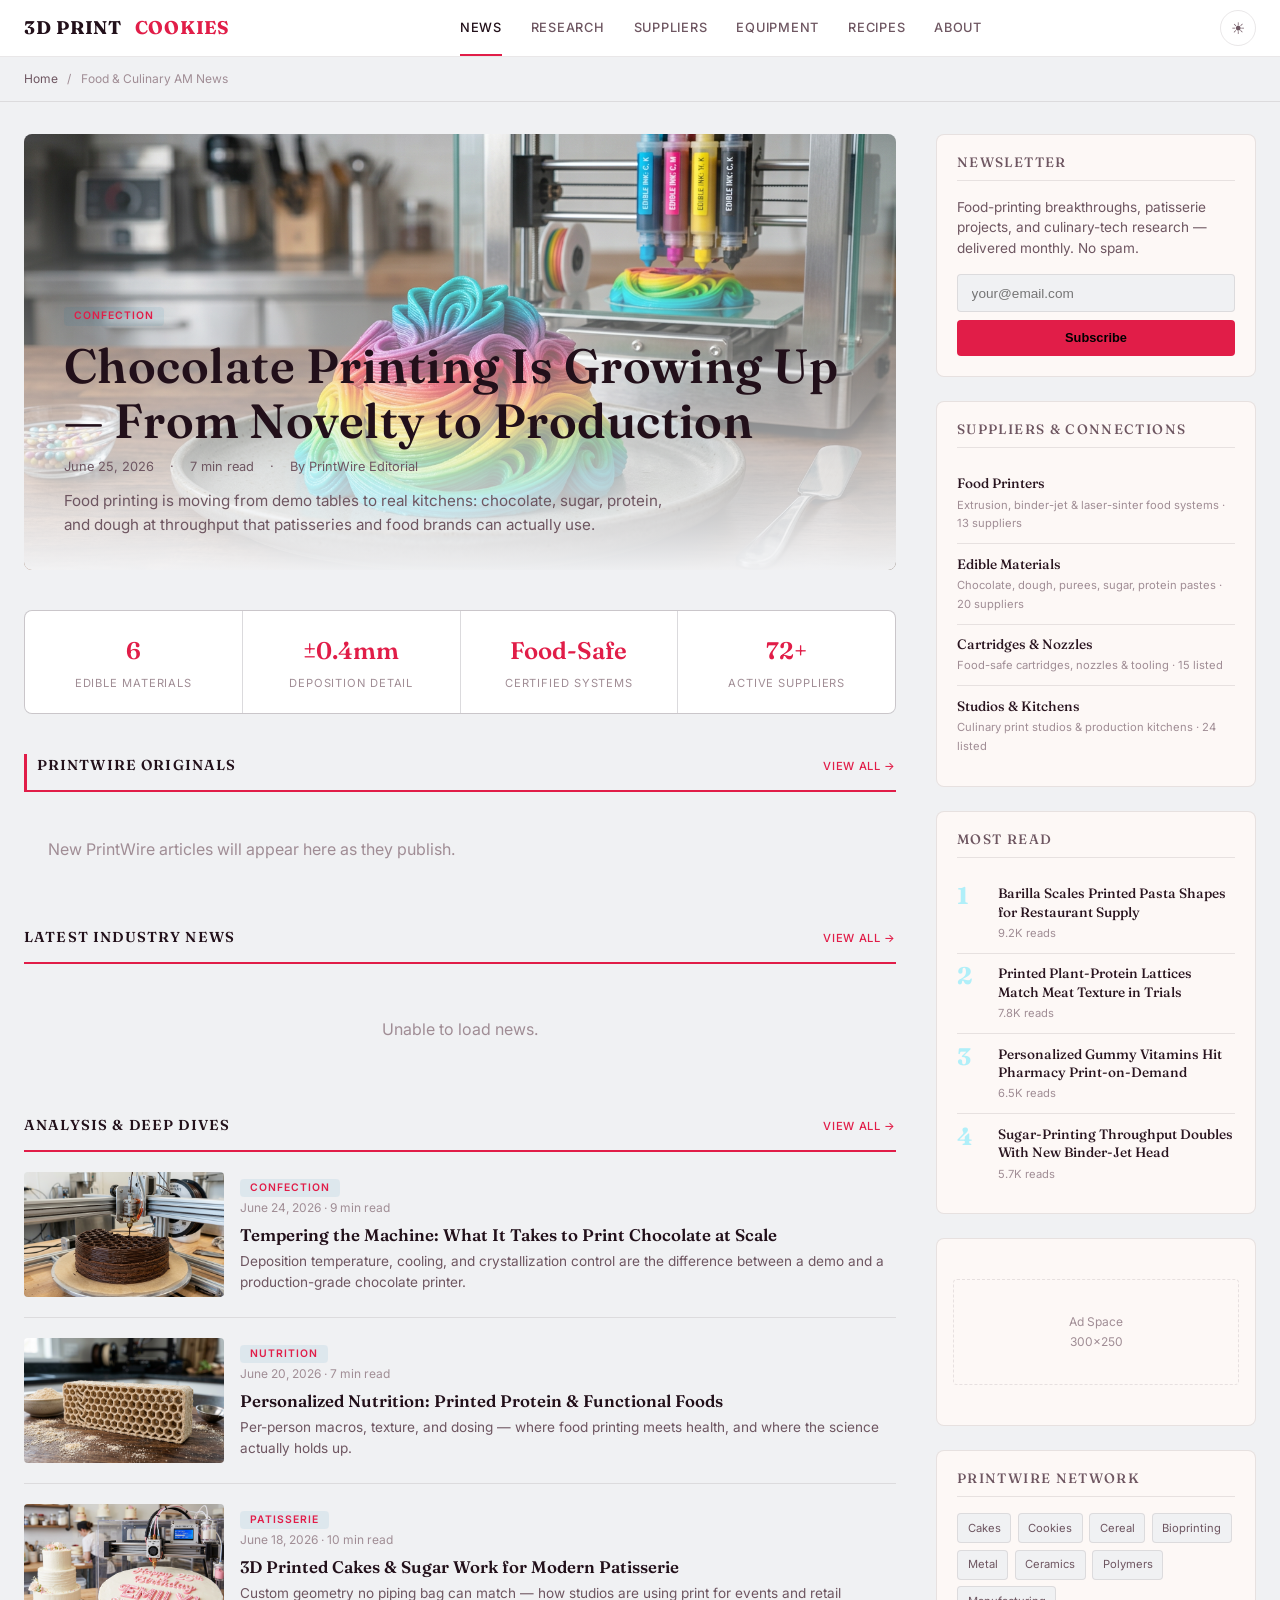
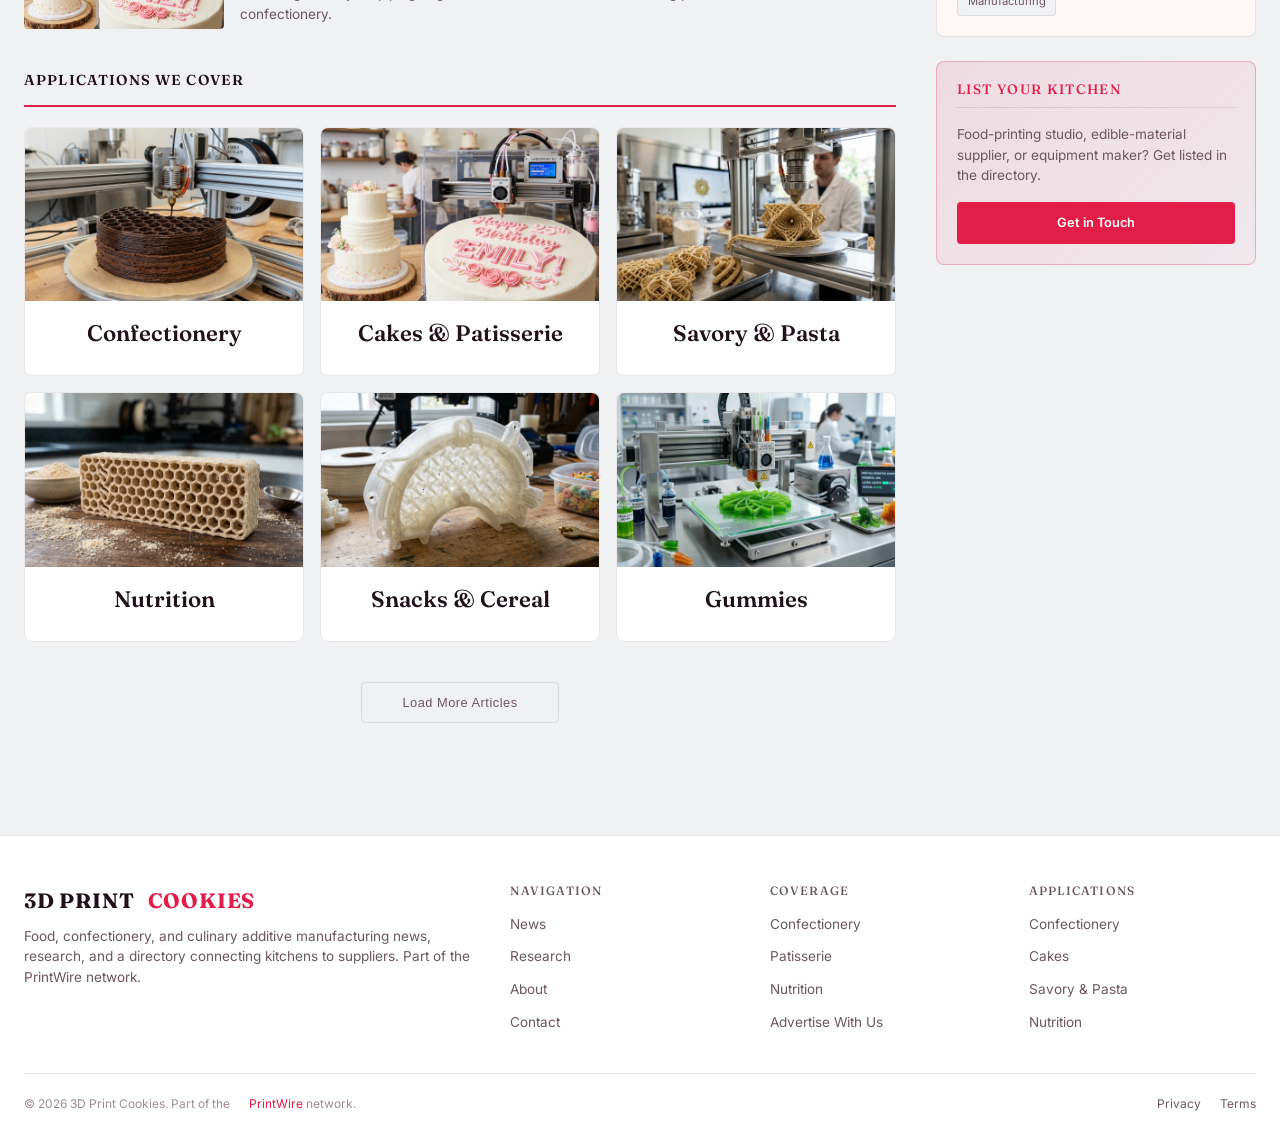
<file: public/index.html>
<!DOCTYPE html>
<html lang="en">
<head>
  <meta charset="UTF-8">
  <meta name="viewport" content="width=device-width, initial-scale=1.0">
  <meta name="description" content="3D Print Cookies: food, confectionery, and culinary additive manufacturing news, research, and a directory connecting kitchens to suppliers.">
  <title>3D Print Cookies — Food &amp; Culinary AM News &amp; Suppliers</title>
  <link rel="preconnect" href="https://fonts.googleapis.com">
  <link rel="preconnect" href="https://fonts.gstatic.com" crossorigin>
  <link href="https://fonts.googleapis.com/css2?family=Fraunces:opsz,wght@9..144,500;9..144,600;9..144,700&family=Inter:wght@400;500;600&display=swap" rel="stylesheet">
  <link rel="stylesheet" href="css/editorial.css">
  <link rel="icon" type="image/svg+xml" href="/favicon.svg">
  <meta property="og:type" content="website">
  <meta property="og:title" content="3D Print Cookies — Food &amp; Culinary AM News &amp; Suppliers">
  <meta property="og:description" content="3D Print Cookies: food, confectionery, and culinary additive manufacturing news, research, and a directory connecting kitchens to suppliers.">
  <meta property="og:image" content="https://3dprintfood.com/images/03_multicolor_food.png">
  <meta property="og:url" content="https://3dprintfood.com/">
  <meta name="twitter:card" content="summary_large_image">
  <meta name="twitter:image" content="https://3dprintfood.com/images/03_multicolor_food.png">
</head>
<body>

<!-- ── Header ─────────────────────────────────── -->
<header class="ed-header">
  <div class="ed-header-inner">
    <a href="index.html" class="ed-logo">
      3D&nbsp;PRINT&nbsp;<span class="ed-logo-accent">COOKIES</span>
    </a>
    <button class="ed-nav-toggle" aria-label="Menu" onclick="document.querySelector('.ed-nav').classList.toggle('open')">&#9776;</button>
    <nav class="ed-nav">
      <a href="index.html" class="active">News</a>
      <a href="/articles/">Research</a>
      <a href="#suppliers">Suppliers</a>
      <a href="#suppliers">Equipment</a>
      <a href="#suppliers">Recipes</a>
      <a href="about.html">About</a>
    </nav>
    <button class="ed-theme-toggle" id="themeToggle" aria-label="Toggle light/dark mode" title="Toggle light/dark mode">&#9728;</button>
  </div>
</header>

<!-- ── Breadcrumbs ────────────────────────────── -->
<div class="ed-breadcrumbs">
  <a href="index.html">Home</a> <span>/</span> Food &amp; Culinary AM News
</div>

<!-- ── Main Layout ────────────────────────────── -->
<div class="ed-layout">
  <div class="ed-main">

    <!-- Featured Story -->
    <article class="ed-hero">
      <img src="images/03_multicolor_food.png" alt="Colorful 3D printed food">
      <div class="ed-hero-overlay"></div>
      <div class="ed-hero-content">
        <span class="ed-badge">Confection</span>
        <h1><a href="#">Chocolate Printing Is Growing Up — From Novelty to Production</a></h1>
        <div class="ed-hero-meta">
          <span>June 25, 2026</span>
          <span>·</span>
          <span>7 min read</span>
          <span>·</span>
          <span>By PrintWire Editorial</span>
        </div>
        <p class="ed-hero-excerpt">Food printing is moving from demo tables to real kitchens: chocolate, sugar, protein, and dough at throughput that patisseries and food brands can actually use.</p>
      </div>
    </article>

    <!-- Stats Bar -->
    <div class="ed-stats">
      <div class="ed-stat">
        <div class="ed-stat-value">6</div>
        <div class="ed-stat-label">Edible Materials</div>
      </div>
      <div class="ed-stat">
        <div class="ed-stat-value">±0.4mm</div>
        <div class="ed-stat-label">Deposition Detail</div>
      </div>
      <div class="ed-stat">
        <div class="ed-stat-value">Food-Safe</div>
        <div class="ed-stat-label">Certified Systems</div>
      </div>
      <div class="ed-stat">
        <div class="ed-stat-value">72+</div>
        <div class="ed-stat-label">Active Suppliers</div>
      </div>
    </div>

    <!-- PrintWire Originals — network-wide originals (featured) -->
    <div class="ed-section-label" style="border-left:3px solid var(--accent);padding-left:0.6rem;">
      PrintWire Originals
      <a href="/articles/">View All &rarr;</a>
    </div>
    <div class="ed-card-grid" id="pwOriginals">
      <div style="grid-column:1/-1;text-align:center;padding:2rem;color:var(--text-faint);">Loading PrintWire articles…</div>
    </div>

    <!-- Latest News — PrintWire + industry (RSS) -->
    <div class="ed-section-label">
      Latest Industry News
      <a href="#">View All &rarr;</a>
    </div>
    <div class="ed-card-grid" id="newsGrid">
      <div style="grid-column: 1/-1; text-align:center; padding:2rem; color:var(--text-faint);">Loading latest news…</div>
    </div>

    <!-- Analysis & Deep Dives -->
    <div class="ed-section-label">
      Analysis &amp; Deep Dives
      <a href="#">View All &rarr;</a>
    </div>
    <div class="ed-list">
      <article class="ed-list-item">
        <img src="images/01_chocolate_extrusion.png" alt="Chocolate 3D printing">
        <div>
          <span class="ed-badge">Confection</span>
          <div class="ed-card-meta">June 24, 2026 · 9 min read</div>
          <h3><a href="#">Tempering the Machine: What It Takes to Print Chocolate at Scale</a></h3>
          <p class="ed-card-excerpt">Deposition temperature, cooling, and crystallization control are the difference between a demo and a production-grade chocolate printer.</p>
        </div>
      </article>
      <article class="ed-list-item">
        <img src="images/10_protein_lattice.png" alt="Printed protein lattice">
        <div>
          <span class="ed-badge">Nutrition</span>
          <div class="ed-card-meta">June 20, 2026 · 7 min read</div>
          <h3><a href="#">Personalized Nutrition: Printed Protein &amp; Functional Foods</a></h3>
          <p class="ed-card-excerpt">Per-person macros, texture, and dosing — where food printing meets health, and where the science actually holds up.</p>
        </div>
      </article>
      <article class="ed-list-item">
        <img src="images/09_custom_cake.png" alt="Custom 3D printed cake">
        <div>
          <span class="ed-badge">Patisserie</span>
          <div class="ed-card-meta">June 18, 2026 · 10 min read</div>
          <h3><a href="#">3D Printed Cakes &amp; Sugar Work for Modern Patisserie</a></h3>
          <p class="ed-card-excerpt">Custom geometry no piping bag can match — how studios are using print for events and retail confectionery.</p>
        </div>
      </article>
    </div>

    <!-- Applications -->
    <div class="ed-section-label">
      Applications We Cover
    </div>
    <div class="ed-card-grid" style="grid-template-columns: repeat(3, 1fr); gap: 1rem; margin-bottom: 2.5rem;">
      <a href="#" class="ed-card" style="text-align:center;">
        <img class="ed-card-img" src="images/01_chocolate_extrusion.png" alt="Confectionery">
        <div class="ed-card-body"><h3>Confectionery</h3></div>
      </a>
      <a href="#" class="ed-card" style="text-align:center;">
        <img class="ed-card-img" src="images/09_custom_cake.png" alt="Cakes & Patisserie">
        <div class="ed-card-body"><h3>Cakes &amp; Patisserie</h3></div>
      </a>
      <a href="#" class="ed-card" style="text-align:center;">
        <img class="ed-card-img" src="images/06_pasta_shapes.png" alt="Savory & Pasta">
        <div class="ed-card-body"><h3>Savory &amp; Pasta</h3></div>
      </a>
      <a href="#" class="ed-card" style="text-align:center;">
        <img class="ed-card-img" src="images/10_protein_lattice.png" alt="Nutrition">
        <div class="ed-card-body"><h3>Nutrition</h3></div>
      </a>
      <a href="#" class="ed-card" style="text-align:center;">
        <img class="ed-card-img" src="images/07_cereal_bowl.png" alt="Snacks & Cereal">
        <div class="ed-card-body"><h3>Snacks &amp; Cereal</h3></div>
      </a>
      <a href="#" class="ed-card" style="text-align:center;">
        <img class="ed-card-img" src="images/05_gummy_precision.png" alt="Gummies">
        <div class="ed-card-body"><h3>Gummies</h3></div>
      </a>
    </div>

    <!-- Load More -->
    <div class="ed-load-more">
      <button>Load More Articles</button>
    </div>

  </div>

  <!-- ── Sidebar ─────────────────────────────── -->
  <aside class="ed-sidebar">

    <!-- Newsletter -->
    <div class="ed-sidebar-block ed-newsletter">
      <h4>Newsletter</h4>
      <p>Food-printing breakthroughs, patisserie projects, and culinary-tech research — delivered monthly. No spam.</p>
      <form action="https://api.web3forms.com/submit" method="POST" onsubmit="this.querySelector('button').textContent='Subscribed!';this.querySelector('button').disabled=true;">
        <input type="hidden" name="access_key" value="6f33053b-6d08-414b-9615-665f88c98da8">
        <input type="hidden" name="subject" value="Newsletter Signup — 3dprintcookies.com">
        <input type="hidden" name="from_name" value="Newsletter Signup">
        <input type="email" name="email" placeholder="your@email.com" required>
        <button type="submit">Subscribe</button>
      </form>
    </div>

    <!-- Suppliers & Connections -->
    <div class="ed-sidebar-block" id="suppliers">
      <h4>Suppliers &amp; Connections</h4>
      <div class="ed-popular-item">
        <div>
          <h3><a href="#">Food Printers</a></h3>
          <div class="ed-popular-meta">Extrusion, binder-jet &amp; laser-sinter food systems · 13 suppliers</div>
        </div>
      </div>
      <div class="ed-popular-item">
        <div>
          <h3><a href="#">Edible Materials</a></h3>
          <div class="ed-popular-meta">Chocolate, dough, purees, sugar, protein pastes · 20 suppliers</div>
        </div>
      </div>
      <div class="ed-popular-item">
        <div>
          <h3><a href="#">Cartridges &amp; Nozzles</a></h3>
          <div class="ed-popular-meta">Food-safe cartridges, nozzles &amp; tooling · 15 listed</div>
        </div>
      </div>
      <div class="ed-popular-item">
        <div>
          <h3><a href="#">Studios &amp; Kitchens</a></h3>
          <div class="ed-popular-meta">Culinary print studios &amp; production kitchens · 24 listed</div>
        </div>
      </div>
    </div>

    <!-- Most Read -->
    <div class="ed-sidebar-block">
      <h4>Most Read</h4>
      <div class="ed-popular-item">
        <span class="ed-popular-num">1</span>
        <div>
          <h3><a href="#">Barilla Scales Printed Pasta Shapes for Restaurant Supply</a></h3>
          <div class="ed-popular-meta">9.2K reads</div>
        </div>
      </div>
      <div class="ed-popular-item">
        <span class="ed-popular-num">2</span>
        <div>
          <h3><a href="#">Printed Plant-Protein Lattices Match Meat Texture in Trials</a></h3>
          <div class="ed-popular-meta">7.8K reads</div>
        </div>
      </div>
      <div class="ed-popular-item">
        <span class="ed-popular-num">3</span>
        <div>
          <h3><a href="#">Personalized Gummy Vitamins Hit Pharmacy Print-on-Demand</a></h3>
          <div class="ed-popular-meta">6.5K reads</div>
        </div>
      </div>
      <div class="ed-popular-item">
        <span class="ed-popular-num">4</span>
        <div>
          <h3><a href="#">Sugar-Printing Throughput Doubles With New Binder-Jet Head</a></h3>
          <div class="ed-popular-meta">5.7K reads</div>
        </div>
      </div>
    </div>

    <!-- Ad Placeholder -->
    <div class="ed-sidebar-block" style="text-align:center; color: var(--text-faint); font-size: 0.75rem; padding: 2.5rem 1rem;">
      <div style="border: 1px dashed var(--border); border-radius: 4px; padding: 2rem 1rem;">
        Ad Space<br>300×250
      </div>
    </div>

    <!-- Network Links -->
    <div class="ed-sidebar-block">
      <h4>PrintWire Network</h4>
      <div class="ed-network-links">
        <a href="https://3dprintcakes.com">Cakes</a>
        <a href="https://3dprintcookies.com">Cookies</a>
        <a href="https://3dprintcereal.com">Cereal</a>
        <a href="https://3dprinttissue.com">Bioprinting</a>
        <a href="https://dmls3d.com">Metal</a>
        <a href="https://3dprintceramics.com">Ceramics</a>
        <a href="https://3dprintcomposites.com">Polymers</a>
        <a href="https://sendcutship.com">Manufacturing</a>
      </div>
    </div>

    <!-- Studio CTA -->
    <div class="ed-sidebar-block" style="background: linear-gradient(135deg, rgba(225,29,72,0.10), rgba(225,29,72,0.04)); border-color: var(--border-accent);">
      <h4 style="color: var(--accent);">List Your Kitchen</h4>
      <p style="font-size: 0.85rem; color: var(--text-dim); margin-bottom: 1rem; line-height: 1.5;">Food-printing studio, edible-material supplier, or equipment maker? Get listed in the directory.</p>
      <a href="contact.html" style="display:block;text-align:center;padding:0.65rem;background:var(--accent);border-radius:4px;color:#fff;font-weight:600;font-size:0.8rem;transition:background 0.25s;" onmouseover="this.style.background='var(--accent-dark)'" onmouseout="this.style.background='var(--accent)'">Get in Touch</a>
    </div>

  </aside>
</div>

<!-- ── Footer ─────────────────────────────────── -->
<footer class="ed-footer">
  <div class="ed-footer-inner">
    <div class="ed-footer-brand">
      <div class="ed-logo" style="font-size:1.3rem; margin-bottom: 0.5rem;">3D&nbsp;PRINT&nbsp;<span class="ed-logo-accent">COOKIES</span></div>
      <p>Food, confectionery, and culinary additive manufacturing news, research, and a directory connecting kitchens to suppliers. Part of the PrintWire network.</p>
    </div>
    <div>
      <h4>Navigation</h4>
      <ul>
        <li><a href="index.html">News</a></li>
        <li><a href="/articles/">Research</a></li>
        <li><a href="about.html">About</a></li>
        <li><a href="contact.html">Contact</a></li>
      </ul>
    </div>
    <div>
      <h4>Coverage</h4>
      <ul>
        <li><a href="#">Confectionery</a></li>
        <li><a href="#">Patisserie</a></li>
        <li><a href="#">Nutrition</a></li>
        <li><a href="advertise.html">Advertise With Us</a></li>
      </ul>
    </div>
    <div>
      <h4>Applications</h4>
      <ul>
        <li><a href="#">Confectionery</a></li>
        <li><a href="#">Cakes</a></li>
        <li><a href="#">Savory &amp; Pasta</a></li>
        <li><a href="#">Nutrition</a></li>
      </ul>
    </div>
  </div>
  <div class="ed-footer-bottom">
    <span>&copy; 2026 3D Print Cookies. Part of the <a href="https://3dprint.space" style="color:var(--accent);">PrintWire</a> network.</span>
    <span>
      <a href="#">Privacy</a>
      <a href="#">Terms</a>
    </span>
  </div>
</footer>

<script>
// ── Mobile nav toggle ──
document.querySelector('.ed-nav-toggle')?.addEventListener('click', () => {
  document.querySelector('.ed-nav').classList.toggle('open');
});

// ── Theme toggle (light/dark) — light default ──
(function() {
  const btn = document.getElementById('themeToggle');
  const root = document.documentElement;
  function setTheme(theme) {
    root.setAttribute('data-theme', theme);
    localStorage.setItem('ed-theme', theme);
    btn.innerHTML = theme === 'dark' ? '&#9790;' : '&#9728;';
    btn.title = theme === 'dark' ? 'Switch to light mode' : 'Switch to dark mode';
  }
  const saved = localStorage.getItem('ed-theme');
  setTheme(saved || 'light');
  btn.addEventListener('click', () => {
    const current = root.getAttribute('data-theme') || 'light';
    setTheme(current === 'dark' ? 'light' : 'dark');
  });
})();

// ── News Feed: network-wide PrintWire Originals + industry RSS ──
(function() {
  var grid = document.getElementById('newsGrid');
  var orig = document.getElementById('pwOriginals');

  var feeds = [
    { url: 'https://news.google.com/rss/search?q=3D+printed+food+culinary&hl=en-US&gl=US&ceid=US:en', name: 'Google News' },
    { url: 'https://news.google.com/rss/search?q=food+3D+printing+chocolate+confectionery&hl=en-US&gl=US&ceid=US:en', name: 'Google News' },
    { url: 'https://news.google.com/rss/search?q=printed+protein+alternative+food+technology&hl=en-US&gl=US&ceid=US:en', name: 'Google News' },
    { url: 'https://3dprintingindustry.com/feed/', name: '3DPI' }
  ];

  var api = 'https://api.rss2json.com/v1/api.json?rss_url=';
  var rss = [];
  var localArts = [];
  var loaded = 0;
  var total = feeds.length;
  var fallbackImgs = [
    'images/01_chocolate_extrusion.png','images/02_sugar_layers.png','images/03_multicolor_food.png',
    'images/05_gummy_precision.png','images/06_pasta_shapes.png','images/07_cereal_bowl.png',
    'images/09_custom_cake.png','images/10_protein_lattice.png'
  ];

  function stripHtml(html) {
    var d = document.createElement('div'); d.innerHTML = html;
    return d.textContent || '';
  }
  function esc(s) {
    var d = document.createElement('div'); d.appendChild(document.createTextNode(s));
    return d.innerHTML;
  }
  function card(a, i) {
    var img = a.img || fallbackImgs[i % fallbackImgs.length];
    var fb = fallbackImgs[(i+1) % fallbackImgs.length];
    var open = a.local
      ? 'onclick="location.href=\'' + esc(a.link) + '\'"'
      : 'onclick="window.open(\'' + esc(a.link) + '\',\'_blank\',\'noopener\')"';
    var linkAttrs = a.local ? 'href="' + esc(a.link) + '"'
      : 'href="' + esc(a.link) + '" target="_blank" rel="noopener"';
    var badge = a.local
      ? '<span class="ed-badge" style="background:var(--accent);color:#fff;">' + esc(a.source) + '</span>'
      : '<span class="ed-badge">' + esc(a.source) + '</span>';
    return '<article class="ed-card" style="cursor:pointer" ' + open + '>' +
      '<img class="ed-card-img" src="' + esc(img) + '" alt="" loading="lazy" onerror="this.onerror=null;this.src=\'' + fb + '\'">' +
      '<div class="ed-card-body">' + badge +
        '<div class="ed-card-meta">' + esc(a.dateStr || '') + '</div>' +
        '<h3><a ' + linkAttrs + ' onclick="event.stopPropagation()">' + esc(a.title) + '</a></h3>' +
        '<p class="ed-card-excerpt">' + esc(a.desc) + '</p>' +
      '</div></article>';
  }

  var localReady = fetch('network.json', { cache: 'no-store' })
    .then(function(r){ return r.ok ? r.json() : []; })
    .then(function(items){
      (items || []).forEach(function(it, i){
        localArts.push({ title: it.title, link: it.url, desc: it.summary || '',
          date: it.iso, dateStr: it.date, source: (it.origin || 'PrintWire'), local: true,
          img: it.img || fallbackImgs[i % fallbackImgs.length] });
      });
      if (orig) {
        orig.innerHTML = localArts.length
          ? localArts.slice(0, 6).map(card).join('')
          : '<div style="grid-column:1/-1;padding:1.5rem;color:var(--text-faint);">New PrintWire articles will appear here as they publish.</div>';
      }
    })
    .catch(function(){ if (orig) orig.innerHTML = ''; });

  var timeout = setTimeout(finish, 8000);
  feeds.forEach(function(feed) {
    fetch(api + encodeURIComponent(feed.url))
      .then(function(r){ return r.json(); })
      .then(function(data){
        if (data.status === 'ok' && data.items) {
          data.items.forEach(function(item){
            rss.push({ title: item.title, link: item.link,
              desc: stripHtml(item.description).substring(0,140) + '…',
              date: item.pubDate, source: feed.name, local: false,
              img: item.thumbnail || (item.enclosure && item.enclosure.link) || '' });
          });
        }
      })
      .catch(function(){})
      .then(function(){ loaded++; if (loaded === total) { clearTimeout(timeout); finish(); } });
  });

  var done = false;
  function finish(){ if (done) return; done = true; localReady.then(render); }
  function render(){
    if (!grid) return;
    var merged = localArts.concat(rss);
    merged.forEach(function(a){ if (!a.dateStr && a.date) a.dateStr = new Date(a.date).toLocaleDateString('en-US',{year:'numeric',month:'short',day:'numeric'}); });
    merged.sort(function(a,b){ return new Date(b.date) - new Date(a.date); });
    var top = merged.slice(0, 8);
    grid.innerHTML = top.length
      ? top.map(card).join('')
      : '<div style="grid-column:1/-1;text-align:center;padding:2rem;color:var(--text-faint);">Unable to load news.</div>';
  }
})();
</script>
</body>
</html>
</file>
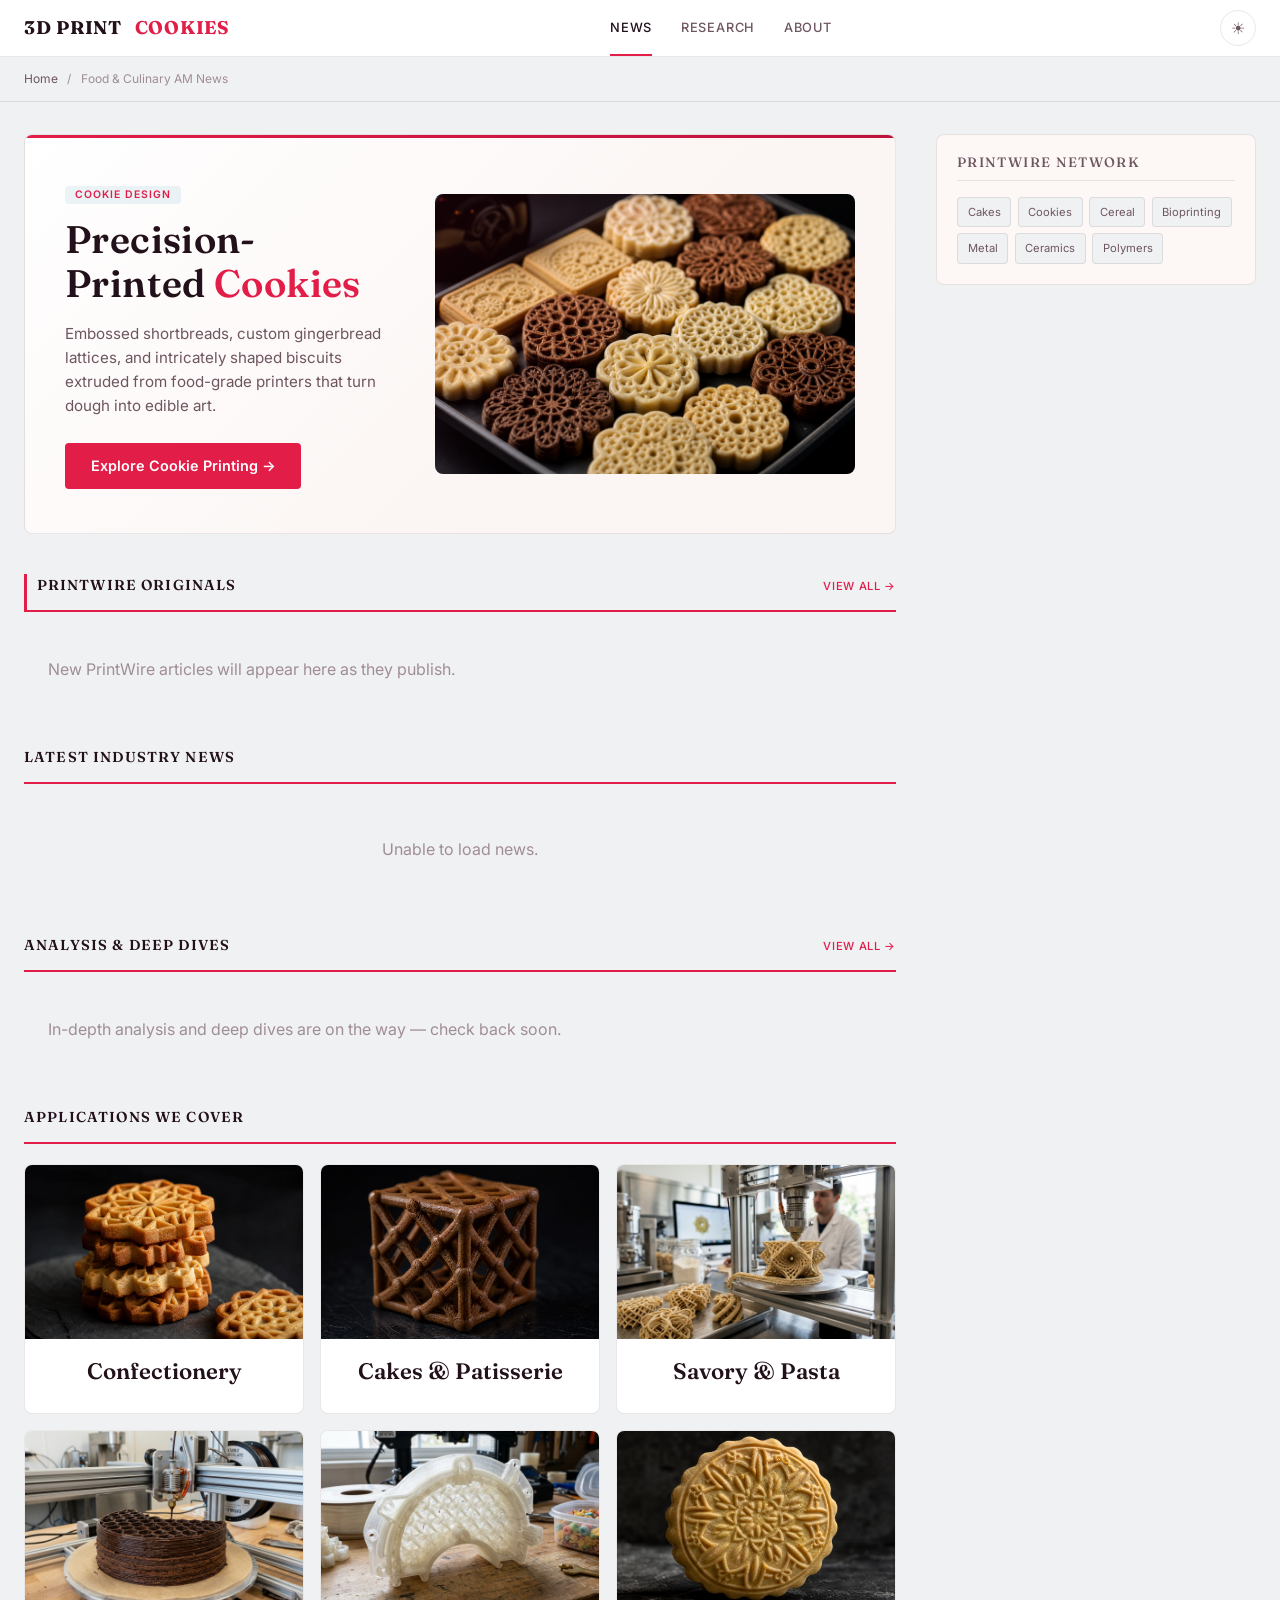
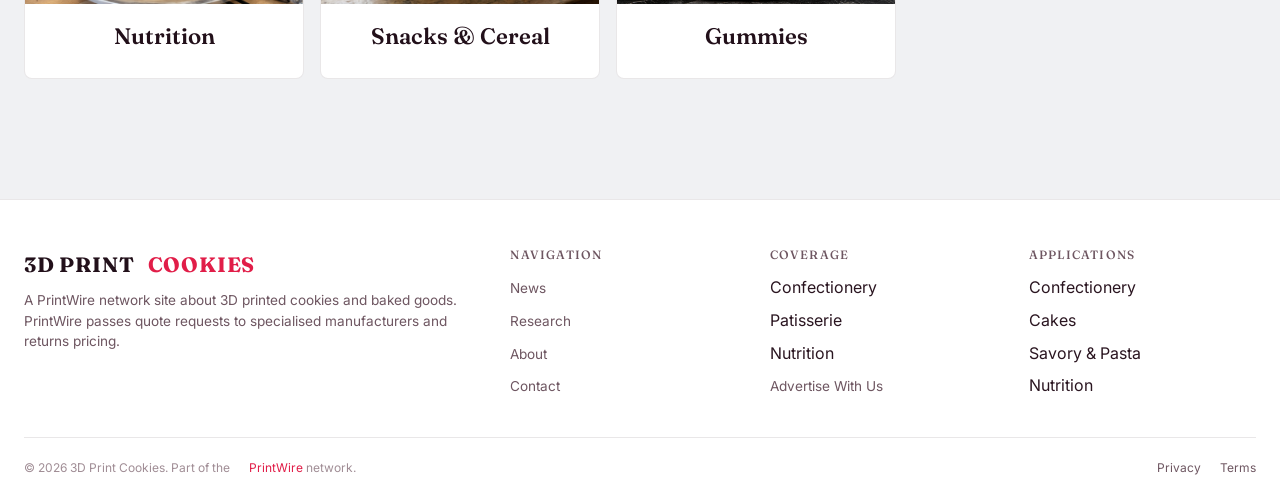
<file: static/index.html>
<!DOCTYPE html>
<html lang="en">
<head>
  <meta charset="UTF-8">
  <meta name="viewport" content="width=device-width, initial-scale=1.0">
  <meta name="description" content="3D Print Cookies is a PrintWire network site about 3D printed cookies and baked goods. PrintWire passes quote requests to specialised manufacturers and returns pricing. PrintWire does not manufacture parts itself.">
  <title>3D Print Cookies | 3D printed cookies and baked goods</title>
  <link rel="preconnect" href="https://fonts.googleapis.com">
  <link rel="preconnect" href="https://fonts.gstatic.com" crossorigin>
  <link href="https://fonts.googleapis.com/css2?family=Fraunces:opsz,wght@9..144,500;9..144,600;9..144,700&family=Inter:wght@400;500;600&display=swap" rel="stylesheet">
  <link rel="stylesheet" href="css/editorial.css">
  <link rel="icon" type="image/svg+xml" href="/favicon.svg">
  <meta property="og:type" content="website">
  <meta property="og:title" content="3D Print Cookies | 3D printed cookies and baked goods">
  <meta property="og:description" content="3D Print Cookies is a PrintWire network site about 3D printed cookies and baked goods. PrintWire passes quote requests to specialised manufacturers and returns pricing. PrintWire does not manufacture parts itself.">
  <meta property="og:image" content="https://3dprintfood.com/images/01_hero_tray_intricately.png">
  <meta property="og:url" content="https://3dprintfood.com/">
  <meta name="twitter:card" content="summary_large_image">
  <meta name="twitter:image" content="https://3dprintfood.com/images/01_hero_tray_intricately.png">
</head>
<body>

<!-- ── Header ─────────────────────────────────── -->
<header class="ed-header">
  <div class="ed-header-inner">
    <a href="index.html" class="ed-logo">
      3D&nbsp;PRINT&nbsp;<span class="ed-logo-accent">COOKIES</span>
    </a>
    <button class="ed-nav-toggle" aria-label="Menu" onclick="document.querySelector('.ed-nav').classList.toggle('open')">&#9776;</button>
    <nav class="ed-nav">
      <a href="index.html" class="active">News</a>
      <a href="/articles/">Research</a>
      <a href="about.html">About</a>
    </nav>
    <button class="ed-theme-toggle" id="themeToggle" aria-label="Toggle light/dark mode" title="Toggle light/dark mode">&#9728;</button>
  </div>
</header>

<!-- ── Breadcrumbs ────────────────────────────── -->
<div class="ed-breadcrumbs">
  <a href="index.html">Home</a> <span>/</span> Food &amp; Culinary AM News
</div>

<!-- ── Main Layout ────────────────────────────── -->
<div class="ed-layout">
  <div class="ed-main">

    <!-- Featured Story -->
    <article class="ed-hero-split">
      <div class="ed-hero-split-text">
        <span class="ed-badge">Cookie Design</span>
        <h1>Precision-Printed <span class="ed-logo-accent">Cookies</span></h1>
        <p class="ed-hero-excerpt">Embossed shortbreads, custom gingerbread lattices, and intricately shaped biscuits extruded from food-grade printers that turn dough into edible art.</p>
        <a href="/articles/" class="ed-hero-cta">Explore Cookie Printing &rarr;</a>
      </div>
      <div class="ed-hero-visual">
        <img src="images/01_hero_tray_intricately.png" alt="Cookie Design">
      </div>
    </article>


    <!-- PrintWire Originals — network-wide originals (featured) -->
    <div class="ed-section-label" style="border-left:3px solid var(--accent);padding-left:0.6rem;">
      PrintWire Originals
      <a href="/articles/">View All &rarr;</a>
    </div>
    <div class="ed-card-grid" id="pwOriginals">
      <div style="grid-column:1/-1;text-align:center;padding:2rem;color:var(--text-faint);">Loading PrintWire articles…</div>
    </div>

    <!-- Latest News — PrintWire + industry (RSS) -->
    <div class="ed-section-label">
      Latest Industry News
      
    </div>
    <div class="ed-card-grid" id="newsGrid">
      <div style="grid-column: 1/-1; text-align:center; padding:2rem; color:var(--text-faint);">Loading latest news…</div>
    </div>

    <!-- Analysis & Deep Dives -->
    <div class="ed-section-label">
      Analysis &amp; Deep Dives
      <a href="/articles/">View All &rarr;</a>
    </div>
    <div class="ed-list" id="pwDeepDives">
      <div style="padding:1.5rem;color:var(--text-faint);">Loading analysis…</div>
    </div>

    <!-- Applications -->
    <div class="ed-section-label">
      Applications We Cover
    </div>
    <div class="ed-card-grid" style="grid-template-columns: repeat(3, 1fr); gap: 1rem; margin-bottom: 2.5rem;">
      <div class="ed-card" style="text-align:center;">
        <img class="ed-card-img" src="images/05_stack_custom.png" alt="Confectionery">
        <div class="ed-card-body"><h3>Confectionery</h3></div>
      </div>
      <div class="ed-card" style="text-align:center;">
        <img class="ed-card-img" src="images/06_gingerbread_lattice.png" alt="Cakes & Patisserie">
        <div class="ed-card-body"><h3>Cakes &amp; Patisserie</h3></div>
      </div>
      <div class="ed-card" style="text-align:center;">
        <img class="ed-card-img" src="images/06_pasta_shapes.png" alt="Savory &amp; Pasta">
        <div class="ed-card-body"><h3>Savory &amp; Pasta</h3></div>
      </div>
      <div class="ed-card" style="text-align:center;">
        <img class="ed-card-img" src="images/01_chocolate_extrusion.png" alt="Nutrition">
        <div class="ed-card-body"><h3>Nutrition</h3></div>
      </div>
      <div class="ed-card" style="text-align:center;">
        <img class="ed-card-img" src="images/07_cereal_bowl.png" alt="Snacks &amp; Cereal">
        <div class="ed-card-body"><h3>Snacks &amp; Cereal</h3></div>
      </div>
      <div class="ed-card" style="text-align:center;">
        <img class="ed-card-img" src="images/02_cookie_embossed.png" alt="Gummies">
        <div class="ed-card-body"><h3>Gummies</h3></div>
      </div>
    </div>


  </div>

  <!-- ── Sidebar ─────────────────────────────── -->
  <aside class="ed-sidebar">





    <!-- Network Links -->
    <div class="ed-sidebar-block">
      <h4>PrintWire Network</h4>
      <div class="ed-network-links">
        <a href="https://3dprintcakes.com">Cakes</a>
        <a href="https://3dprintcookies.com">Cookies</a>
        <a href="https://3dprintcereal.com">Cereal</a>
        <a href="https://3dprinttissue.com">Bioprinting</a>
        <a href="https://dmls3d.com">Metal</a>
        <a href="https://3dprintceramics.com">Ceramics</a>
        <a href="https://3dprintcomposites.com">Polymers</a>
      </div>
    </div>


  </aside>
</div>

<!-- ── Footer ─────────────────────────────────── -->
<footer class="ed-footer">
  <div class="ed-footer-inner">
    <div class="ed-footer-brand">
      <div class="ed-logo" style="font-size:1.3rem; margin-bottom: 0.5rem;">3D&nbsp;PRINT&nbsp;<span class="ed-logo-accent">COOKIES</span></div>
      <p>A PrintWire network site about 3D printed cookies and baked goods. PrintWire passes quote requests to specialised manufacturers and returns pricing.</p>
    </div>
    <div>
      <h4>Navigation</h4>
      <ul>
        <li><a href="index.html">News</a></li>
        <li><a href="/articles/">Research</a></li>
        <li><a href="about.html">About</a></li>
        <li><a href="contact.html">Contact</a></li>
      </ul>
    </div>
    <div>
      <h4>Coverage</h4>
      <ul>
        <li>Confectionery</li>
        <li>Patisserie</li>
        <li>Nutrition</li>
        <li><a href="advertise.html">Advertise With Us</a></li>
      </ul>
    </div>
    <div>
      <h4>Applications</h4>
      <ul>
        <li>Confectionery</li>
        <li>Cakes</li>
        <li>Savory &amp; Pasta</li>
        <li>Nutrition</li>
      </ul>
    </div>
  </div>
  <div class="ed-footer-bottom">
    <span>&copy; 2026 3D Print Cookies. Part of the <a href="https://3dprint.space" style="color:var(--accent);">PrintWire</a> network.</span>
    <span>
      <a href="/privacy.html">Privacy</a>
      <a href="/terms.html">Terms</a>
    </span>
  </div>
</footer>

<script>
// ── Mobile nav toggle ──
document.querySelector('.ed-nav-toggle')?.addEventListener('click', () => {
  document.querySelector('.ed-nav').classList.toggle('open');
});

// ── Theme toggle (light/dark) — light default ──
(function() {
  const btn = document.getElementById('themeToggle');
  const root = document.documentElement;
  function setTheme(theme) {
    root.setAttribute('data-theme', theme);
    localStorage.setItem('ed-theme', theme);
    btn.innerHTML = theme === 'dark' ? '&#9790;' : '&#9728;';
    btn.title = theme === 'dark' ? 'Switch to light mode' : 'Switch to dark mode';
  }
  const saved = localStorage.getItem('ed-theme');
  setTheme(saved || 'light');
  btn.addEventListener('click', () => {
    const current = root.getAttribute('data-theme') || 'light';
    setTheme(current === 'dark' ? 'light' : 'dark');
  });
})();

// ── News Feed: network-wide PrintWire Originals + industry RSS ──
(function() {
  var grid = document.getElementById('newsGrid');
  var orig = document.getElementById('pwOriginals');

  var feeds = [
    { url: 'https://news.google.com/rss/search?q=3D+printed+food+culinary&hl=en-US&gl=US&ceid=US:en', name: 'Google News' },
    { url: 'https://news.google.com/rss/search?q=food+3D+printing+chocolate+confectionery&hl=en-US&gl=US&ceid=US:en', name: 'Google News' },
    { url: 'https://news.google.com/rss/search?q=printed+protein+alternative+food+technology&hl=en-US&gl=US&ceid=US:en', name: 'Google News' },
    { url: 'https://3dprintingindustry.com/feed/', name: '3DPI' }
  ];

    function bestImg(item){
    var raw = '';
    var html = item.content || item.description || '';
    var m = html.match(/<img[^>]+src=["']([^"'>]+)["']/i);
    if (m) raw = m[1];
    if (!raw) raw = (item.enclosure && item.enclosure.link) || item.thumbnail || '';
    if (!raw) return '';
    var full = raw.replace(/-\d{2,4}x\d{2,4}(?=\.(jpg|jpeg|png|webp|gif)(\?|$))/i, '');
    return 'https://wsrv.nl/?url=' + encodeURIComponent(full) + '&w=800&h=534&fit=cover&a=attention&output=jpg&q=82';
  }
  var api = 'https://api.rss2json.com/v1/api.json?rss_url=';
  var rss = [];
  var localArts = [];
  var loaded = 0;
  var total = feeds.length;
  var fallbackImgs = [
    'images/01_chocolate_extrusion.png','images/02_sugar_layers.png','images/03_multicolor_food.png',
    'images/05_gummy_precision.png','images/06_pasta_shapes.png','images/07_cereal_bowl.png',
    'images/09_custom_cake.png','images/10_protein_lattice.png'
  ];

  function stripHtml(html) {
    var d = document.createElement('div'); d.innerHTML = html;
    return d.textContent || '';
  }
  function esc(s) {
    var d = document.createElement('div'); d.appendChild(document.createTextNode(s));
    return d.innerHTML;
  }
  function card(a, i) {
    var img = a.img || fallbackImgs[i % fallbackImgs.length];
    var fb = fallbackImgs[(i+1) % fallbackImgs.length];
    var open = a.local
      ? 'onclick="location.href=\'' + esc(a.link) + '\'"'
      : 'onclick="window.open(\'' + esc(a.link) + '\',\'_blank\',\'noopener\')"';
    var linkAttrs = a.local ? 'href="' + esc(a.link) + '"'
      : 'href="' + esc(a.link) + '" target="_blank" rel="noopener"';
    var badge = a.local
      ? '<span class="ed-badge" style="background:var(--accent);color:#fff;">' + esc(a.source) + '</span>'
      : '<span class="ed-badge">' + esc(a.source) + '</span>';
    return '<article class="ed-card" style="cursor:pointer" ' + open + '>' +
      '<img class="ed-card-img" src="' + esc(img) + '" alt="" loading="lazy" onerror="this.onerror=null;this.src=\'' + fb + '\'">' +
      '<div class="ed-card-body">' + badge +
        '<div class="ed-card-meta">' + esc(a.dateStr || '') + '</div>' +
        '<h3><a ' + linkAttrs + ' onclick="event.stopPropagation()">' + esc(a.title) + '</a></h3>' +
        '<p class="ed-card-excerpt">' + esc(a.desc) + '</p>' +
      '</div></article>';
  }

  var localReady = fetch('network.json', { cache: 'no-store' })
    .then(function(r){ return r.ok ? r.json() : []; })
    .then(function(items){
      (items || []).forEach(function(it, i){
        localArts.push({ title: it.title, link: it.url, desc: it.summary || '',
          date: it.iso, dateStr: it.date, source: (it.origin || 'PrintWire'), local: true,
          img: it.img || fallbackImgs[i % fallbackImgs.length] });
      });
      if (orig) {
        orig.innerHTML = localArts.length
          ? localArts.slice(0, 6).map(card).join('')
          : '<div style="grid-column:1/-1;padding:1.5rem;color:var(--text-faint);">New PrintWire articles will appear here as they publish.</div>';
      }
    })
    .catch(function(){ if (orig) orig.innerHTML = ''; });

  var timeout = setTimeout(finish, 8000);
  feeds.forEach(function(feed) {
    fetch(api + encodeURIComponent(feed.url))
      .then(function(r){ return r.json(); })
      .then(function(data){
        if (data.status === 'ok' && data.items) {
          data.items.forEach(function(item){
            rss.push({ title: item.title, link: item.link,
              desc: stripHtml(item.description).substring(0,140) + '…',
              date: item.pubDate, source: feed.name, local: false,
              img: bestImg(item) });
          });
        }
      })
      .catch(function(){})
      .then(function(){ loaded++; if (loaded === total) { clearTimeout(timeout); finish(); } });
  });

  var done = false;
  function finish(){ if (done) return; done = true; localReady.then(render); }
  function render(){
    if (!grid) return;
    var merged = localArts.concat(rss);
    merged.forEach(function(a){ if (!a.dateStr && a.date) a.dateStr = new Date(a.date).toLocaleDateString('en-US',{year:'numeric',month:'short',day:'numeric'}); });
    merged.sort(function(a,b){ return new Date(b.date) - new Date(a.date); });
    var top = merged.slice(0, 8);
    grid.innerHTML = top.length
      ? top.map(card).join('')
      : '<div style="grid-column:1/-1;text-align:center;padding:2rem;color:var(--text-faint);">Unable to load news.</div>';
  }
})();

// -- Analysis & Deep Dives: PrintWire catalog in list format --
(function(){
  var box = document.getElementById('pwDeepDives');
  if (!box) return;
  function esc(s){var d=document.createElement('div');d.appendChild(document.createTextNode(s==null?'':s));return d.innerHTML;}
  var empty = '<div style="padding:1.5rem;color:var(--text-faint);">In-depth analysis and deep dives are on the way — check back soon.</div>';
  fetch('network.json',{cache:'no-store'})
    .then(function(r){ return r.ok ? r.json() : []; })
    .then(function(items){
      items = (items || []).slice();
      items.sort(function(a,b){ return (b.iso||'').localeCompare(a.iso||''); });
      if (!items.length){ box.innerHTML = empty; return; }
      box.innerHTML = items.slice(0,8).map(function(a){
        var img = a.img ? '<img src="'+esc(a.img)+'" alt="" loading="lazy">' : '';
        var meta = esc(a.date||'') + (a.origin ? ' · '+esc(a.origin) : '');
        return '<article class="ed-list-item">'+img+'<div>'+
          '<div class="ed-card-meta">'+meta+'</div>'+
          '<h3><a href="'+esc(a.url)+'">'+esc(a.title)+'</a></h3>'+
          '<p class="ed-card-excerpt">'+esc(a.summary||'')+'</p>'+
          '</div></article>';
      }).join('');
    })
    .catch(function(){ box.innerHTML = empty; });
})();
</script>
</body>
</html>
</file>
<file: public/css/editorial.css>
/* ============================================
   3dprintmetal.com — Editorial Layout
   Inspired by 3dnatives.com, modernized
   ============================================ */

/* ── Shared Tokens ───────────────────────────── */
:root {
  --accent: #00a8cc;
  --accent-dark: #008fad;
  --accent-dim: rgba(0,168,204,0.12);
  --red: #e53e3e;
  --radius: 8px;
  --radius-sm: 4px;
  --font-display: 'Oswald', sans-serif;
  --font-body: 'Inter', sans-serif;
  --transition: 0.25s cubic-bezier(0.4,0,0.2,1);
}

/* ── Dark Mode (default) ─────────────────────── */
:root, [data-theme="dark"] {
  --bg: #08090f;
  --bg-surface: #0e1019;
  --bg-card: #141620;
  --bg-card-hover: #1a1d2e;
  --bg-sidebar: #0f1118;
  --text: #e2e4e8;
  --text-dim: #8a8f9d;
  --text-faint: #555a68;
  --heading: #ffffff;
  --border: rgba(255,255,255,0.06);
  --border-accent: rgba(0,168,204,0.2);
  --shadow: 0 1px 3px rgba(0,0,0,0.4);
  --shadow-hover: 0 8px 24px rgba(0,0,0,0.5);
  --header-bg: rgba(8,9,15,0.92);
  --badge-bg: rgba(0,168,204,0.12);
  --input-bg: #0a0b12;
}

/* ── Light Mode ──────────────────────────────── */
[data-theme="light"] {
  --accent: #0077a8;
  --accent-dark: #005f85;
  --accent-dim: rgba(0,119,168,0.08);
  --bg: #f5f6f8;
  --bg-surface: #ffffff;
  --bg-card: #ffffff;
  --bg-card-hover: #f0f1f3;
  --bg-sidebar: #fafbfc;
  --text: #2d3748;
  --text-dim: #5a6577;
  --text-faint: #8e96a4;
  --heading: #1a202c;
  --border: rgba(0,0,0,0.08);
  --border-accent: rgba(0,119,168,0.2);
  --shadow: 0 1px 3px rgba(0,0,0,0.06);
  --shadow-hover: 0 8px 24px rgba(0,0,0,0.1);
  --header-bg: rgba(255,255,255,0.95);
  --badge-bg: rgba(0,119,168,0.08);
  --input-bg: #f0f1f3;
}

/* System preference when no manual choice */
@media (prefers-color-scheme: light) {
  :root:not([data-theme]) {
    --accent: #0077a8;
    --accent-dark: #005f85;
    --accent-dim: rgba(0,119,168,0.08);
    --bg: #f5f6f8;
    --bg-surface: #ffffff;
    --bg-card: #ffffff;
    --bg-card-hover: #f0f1f3;
    --bg-sidebar: #fafbfc;
    --text: #2d3748;
    --text-dim: #5a6577;
    --text-faint: #8e96a4;
    --heading: #1a202c;
    --border: rgba(0,0,0,0.08);
    --border-accent: rgba(0,119,168,0.2);
    --shadow: 0 1px 3px rgba(0,0,0,0.06);
    --shadow-hover: 0 8px 24px rgba(0,0,0,0.1);
    --header-bg: rgba(255,255,255,0.95);
    --badge-bg: rgba(0,119,168,0.08);
    --input-bg: #f0f1f3;
  }
}

/* ── Reset ───────────────────────────────────── */
*,*::before,*::after { margin:0;padding:0;box-sizing:border-box; }
html { scroll-behavior:smooth; font-size:16px; }
body {
  font-family: var(--font-body);
  color: var(--text);
  background: var(--input-bg);
  line-height: 1.65;
  -webkit-font-smoothing: antialiased;
  overflow-x: hidden;
}
a { color: inherit; text-decoration: none; }
img { max-width: 100%; display: block; }

/* ── Typography ──────────────────────────────── */
h1,h2,h3,h4 { font-family: var(--font-display); font-weight: 600; line-height: 1.15; color: var(--heading); }
h1 { font-size: clamp(2rem, 5vw, 3rem); letter-spacing: 0.01em; }
h2 { font-size: clamp(1.5rem, 3.5vw, 2.2rem); }
h3 { font-size: clamp(1.1rem, 2vw, 1.4rem); }
h4 { font-size: 0.85rem; text-transform: uppercase; letter-spacing: 0.1em; color: var(--text-dim); font-weight: 500; }

/* ── Header ──────────────────────────────────── */
.ed-header {
  position: sticky; top: 0; z-index: 100;
  background: var(--header-bg);
  backdrop-filter: blur(16px);
  border-bottom: 1px solid var(--border);
}
.ed-header-inner {
  max-width: 1280px;
  margin: 0 auto;
  display: flex;
  align-items: center;
  justify-content: space-between;
  padding: 0 1.5rem;
  height: 56px;
}
.ed-logo {
  font-family: var(--font-display);
  font-size: 1.15rem;
  font-weight: 700;
  color: var(--heading);
  letter-spacing: 0.04em;
  display: flex; align-items: center; gap: 0.5rem;
}
.ed-logo-accent { color: var(--accent); }
.ed-nav { display: flex; gap: 0; align-items: center; }
.ed-nav a {
  padding: 0 0.9rem;
  font-size: 0.8rem;
  font-weight: 500;
  color: var(--text-dim);
  text-transform: uppercase;
  letter-spacing: 0.06em;
  transition: color var(--transition);
  line-height: 56px;
  position: relative;
}
.ed-nav a:hover, .ed-nav a.active { color: var(--heading); }
.ed-nav a.active::after {
  content: ''; position: absolute; bottom: 0; left: 0.9rem; right: 0.9rem;
  height: 2px; background: var(--accent);
}
.ed-nav-toggle {
  display: none; background: none; border: none; color: var(--text);
  font-size: 1.5rem; cursor: pointer; padding: 0.5rem;
}

/* Theme toggle */
.ed-theme-toggle {
  background: none; border: 1px solid var(--border);
  color: var(--text-dim); cursor: pointer;
  width: 36px; height: 36px;
  border-radius: 50%;
  display: flex; align-items: center; justify-content: center;
  font-size: 1rem;
  transition: all var(--transition);
  margin-left: 0.5rem;
  flex-shrink: 0;
}
.ed-theme-toggle:hover { border-color: var(--accent); color: var(--accent); }

/* ── Breadcrumbs ─────────────────────────────── */
.ed-breadcrumbs {
  max-width: 1280px; margin: 0 auto;
  padding: 0.75rem 1.5rem;
  font-size: 0.75rem;
  color: var(--text-faint);
  border-bottom: 1px solid var(--border);
}
.ed-breadcrumbs a { color: var(--text-dim); transition: color var(--transition); }
.ed-breadcrumbs a:hover { color: var(--accent); }
.ed-breadcrumbs span { margin: 0 0.4rem; }

/* ── Layout ──────────────────────────────────── */
.ed-layout {
  max-width: 1280px;
  margin: 0 auto;
  display: grid;
  grid-template-columns: 1fr 320px;
  gap: 2.5rem;
  padding: 2rem 1.5rem;
  align-items: start;
}
.ed-main { min-width: 0; }
.ed-sidebar { position: sticky; top: 72px; }

/* ── Hero / Featured Story ───────────────────── */
.ed-hero {
  margin-bottom: 2.5rem;
  position: relative;
  border-radius: var(--radius);
  overflow: hidden;
  background: var(--bg-card);
}
.ed-hero img {
  width: 100%;
  aspect-ratio: 16/8;
  object-fit: cover;
  display: block;
}
.ed-hero-overlay {
  position: absolute; inset: 0;
  background: linear-gradient(0deg, rgba(8,9,15,0.95) 0%, rgba(8,9,15,0.3) 50%, transparent 100%);
}
[data-theme="light"] .ed-hero-overlay {
  background: linear-gradient(0deg, rgba(245,246,248,0.97) 0%, rgba(245,246,248,0.4) 50%, transparent 100%);
}
.ed-hero-content {
  position: absolute;
  bottom: 0; left: 0; right: 0;
  padding: 2rem 2.5rem;
}
.ed-hero .ed-badge { margin-bottom: 0.75rem; }
.ed-hero h1 { margin-bottom: 0.5rem; }
.ed-hero h1 a { color: var(--heading); transition: color var(--transition); }
.ed-hero h1 a:hover { color: var(--accent); }
.ed-hero-meta {
  font-size: 0.8rem;
  color: var(--text-dim);
  display: flex; gap: 1rem; align-items: center;
}
.ed-hero-excerpt {
  margin-top: 0.75rem;
  font-size: 0.95rem;
  color: var(--text-dim);
  line-height: 1.6;
  max-width: 600px;
}

/* ── Badge / Tag ─────────────────────────────── */
.ed-badge {
  display: inline-block;
  font-size: 0.65rem;
  font-weight: 600;
  text-transform: uppercase;
  letter-spacing: 0.1em;
  padding: 0.25rem 0.6rem;
  border-radius: var(--radius-sm);
  background: var(--badge-bg);
  color: var(--accent);
  line-height: 1;
}
.ed-badge.red { background: rgba(255,68,68,0.12); color: var(--red); }

/* ── Section Label ───────────────────────────── */
.ed-section-label {
  font-family: var(--font-display);
  font-size: 0.9rem;
  font-weight: 600;
  text-transform: uppercase;
  letter-spacing: 0.08em;
  color: var(--heading);
  margin-bottom: 1.25rem;
  padding-bottom: 0.75rem;
  border-bottom: 2px solid var(--accent);
  display: flex;
  align-items: center;
  justify-content: space-between;
}
.ed-section-label a {
  font-family: var(--font-body);
  font-size: 0.7rem;
  font-weight: 500;
  color: var(--accent);
  text-transform: uppercase;
  letter-spacing: 0.06em;
}

/* ── Article Cards ───────────────────────────── */
.ed-card-grid {
  display: grid;
  grid-template-columns: repeat(2, 1fr);
  gap: 1.5rem;
  margin-bottom: 2.5rem;
}
.ed-card {
  background: var(--bg-card);
  border-radius: var(--radius);
  overflow: hidden;
  border: 1px solid var(--border);
  transition: transform var(--transition), box-shadow var(--transition), border-color var(--transition);
}
.ed-card:hover {
  transform: translateY(-2px);
  box-shadow: var(--shadow-hover);
  border-color: var(--border-accent);
}
.ed-card-img {
  aspect-ratio: 16/10;
  object-fit: cover;
  width: 100%;
}
.ed-card-body { padding: 1.25rem; }
.ed-card-body .ed-badge { margin-bottom: 0.65rem; }
.ed-card-body h3 { margin-bottom: 0.5rem; }
.ed-card-body h3 a { color: var(--heading); transition: color var(--transition); }
.ed-card-body h3 a:hover { color: var(--accent); }
.ed-card-meta {
  font-size: 0.75rem;
  color: var(--text-faint);
  margin-bottom: 0.5rem;
}
.ed-card-excerpt {
  font-size: 0.85rem;
  color: var(--text-dim);
  line-height: 1.55;
  display: -webkit-box;
  -webkit-line-clamp: 3;
  -webkit-box-orient: vertical;
  overflow: hidden;
}

/* ── Article List (compact) ──────────────────── */
.ed-list { display: flex; flex-direction: column; gap: 1.25rem; margin-bottom: 2.5rem; }
.ed-list-item {
  display: grid;
  grid-template-columns: 200px 1fr;
  gap: 1rem;
  padding-bottom: 1.25rem;
  border-bottom: 1px solid var(--border);
  align-items: start;
}
.ed-list-item:last-child { border-bottom: none; padding-bottom: 0; }
.ed-list-item img {
  aspect-ratio: 16/10;
  object-fit: cover;
  border-radius: var(--radius-sm);
  width: 100%;
}
.ed-list-item h3 { font-size: 1.05rem; margin-bottom: 0.35rem; }
.ed-list-item h3 a { color: var(--heading); transition: color var(--transition); }
.ed-list-item h3 a:hover { color: var(--accent); }

/* ── Sidebar ─────────────────────────────────── */
.ed-sidebar-block {
  background: var(--bg-sidebar);
  border: 1px solid var(--border);
  border-radius: var(--radius);
  padding: 1.25rem;
  margin-bottom: 1.5rem;
}
.ed-sidebar-block h4 {
  margin-bottom: 1rem;
  padding-bottom: 0.6rem;
  border-bottom: 1px solid var(--border);
}

/* Newsletter widget */
.ed-newsletter p { font-size: 0.85rem; color: var(--text-dim); margin-bottom: 1rem; line-height: 1.5; }
.ed-newsletter input[type="email"] {
  width: 100%;
  padding: 0.65rem 0.85rem;
  background: var(--input-bg);
  border: 1px solid var(--border);
  border-radius: var(--radius-sm);
  color: var(--text);
  font-size: 0.85rem;
  margin-bottom: 0.5rem;
  transition: border-color var(--transition);
}
.ed-newsletter input[type="email"]:focus { outline: none; border-color: var(--accent); }
.ed-newsletter button {
  width: 100%;
  padding: 0.65rem;
  background: var(--accent);
  border: none;
  border-radius: var(--radius-sm);
  color: #000;
  font-weight: 600;
  font-size: 0.8rem;
  cursor: pointer;
  transition: background var(--transition);
}
.ed-newsletter button:hover { background: var(--accent-dark); }

/* Popular posts widget */
.ed-popular-item {
  display: flex;
  gap: 0.75rem;
  padding: 0.65rem 0;
  border-bottom: 1px solid var(--border);
  align-items: start;
}
.ed-popular-item:last-child { border-bottom: none; }
.ed-popular-num {
  font-family: var(--font-display);
  font-size: 1.5rem;
  font-weight: 700;
  color: var(--accent-dim);
  line-height: 1;
  min-width: 1.8rem;
  color: rgba(0,217,255,0.3);
}
.ed-popular-item h3 { font-size: 0.85rem; font-weight: 500; line-height: 1.35; }
.ed-popular-item h3 a { color: var(--text); }
.ed-popular-item h3 a:hover { color: var(--accent); }
.ed-popular-meta { font-size: 0.7rem; color: var(--text-faint); margin-top: 0.2rem; }

/* Network links widget */
.ed-network-links { display: flex; flex-wrap: wrap; gap: 0.4rem; }
.ed-network-links a {
  font-size: 0.7rem;
  padding: 0.3rem 0.6rem;
  background: var(--input-bg);
  border: 1px solid var(--border);
  border-radius: var(--radius-sm);
  color: var(--text-dim);
  transition: all var(--transition);
}
.ed-network-links a:hover { border-color: var(--accent); color: var(--accent); }

/* ── Load More ───────────────────────────────── */
.ed-load-more {
  text-align: center;
  margin: 2rem 0;
}
.ed-load-more button {
  padding: 0.75rem 2.5rem;
  background: transparent;
  border: 1px solid var(--border);
  border-radius: var(--radius-sm);
  color: var(--text-dim);
  font-size: 0.8rem;
  font-weight: 500;
  cursor: pointer;
  letter-spacing: 0.04em;
  transition: all var(--transition);
}
.ed-load-more button:hover {
  border-color: var(--accent);
  color: var(--accent);
}

/* ── Stats Bar ───────────────────────────────── */
.ed-stats {
  display: grid;
  grid-template-columns: repeat(4, 1fr);
  gap: 1px;
  background: var(--border);
  border: 1px solid var(--border);
  border-radius: var(--radius);
  overflow: hidden;
  margin-bottom: 2.5rem;
}
.ed-stat {
  background: var(--bg-card);
  padding: 1.25rem;
  text-align: center;
}
.ed-stat-value {
  font-family: var(--font-display);
  font-size: 1.5rem;
  font-weight: 600;
  color: var(--accent);
}
.ed-stat-label {
  font-size: 0.7rem;
  text-transform: uppercase;
  letter-spacing: 0.08em;
  color: var(--text-faint);
  margin-top: 0.25rem;
}

/* ── Page Hero (inner pages) ─────────────────── */
.ed-page-hero {
  position: relative;
  border-radius: var(--radius);
  overflow: hidden;
  margin-bottom: 2.5rem;
  background: var(--bg-card);
}
.ed-page-hero img {
  width: 100%; aspect-ratio: 16/6; object-fit: cover;
}
.ed-page-hero-overlay {
  position: absolute; inset: 0;
  background: linear-gradient(0deg, rgba(8,9,15,0.9) 0%, rgba(8,9,15,0.4) 60%, transparent 100%);
}
[data-theme="light"] .ed-page-hero-overlay {
  background: linear-gradient(0deg, rgba(245,246,248,0.95) 0%, rgba(245,246,248,0.5) 60%, transparent 100%);
}
.ed-page-hero-content {
  position: absolute; bottom: 0; left: 0; right: 0;
  padding: 2rem 2.5rem;
}
.ed-page-hero h1 { margin-bottom: 0.5rem; }
.ed-page-hero p { color: var(--text-dim); font-size: 1rem; max-width: 600px; }

/* ── Content Sections ────────────────────────── */
.ed-content { max-width: 1280px; margin: 0 auto; padding: 0 1.5rem; }
.ed-content-narrow { max-width: 860px; margin: 0 auto; padding: 0 1.5rem; }
.ed-section { margin-bottom: 3rem; }
.ed-section p { color: var(--text-dim); line-height: 1.75; margin-bottom: 1rem; font-size: 0.95rem; }
.ed-section p:last-child { margin-bottom: 0; }

/* Two-column content block */
.ed-two-col {
  display: grid;
  grid-template-columns: 1fr 1fr;
  gap: 2.5rem;
  align-items: start;
  margin-bottom: 2.5rem;
}
.ed-two-col img { border-radius: var(--radius); width: 100%; }

/* Content cards (mission, values, etc.) */
.ed-content-card {
  background: var(--bg-card);
  border: 1px solid var(--border);
  border-radius: var(--radius);
  padding: 1.75rem;
  transition: border-color var(--transition);
}
.ed-content-card:hover { border-color: var(--border-accent); }
.ed-content-card h3 { margin-bottom: 0.75rem; font-size: 1.15rem; }
.ed-content-card p { margin-bottom: 0; }
.ed-content-card .ed-icon {
  font-size: 1.5rem; margin-bottom: 0.75rem; display: block;
}
.ed-grid-2 { display: grid; grid-template-columns: 1fr 1fr; gap: 1.5rem; margin-bottom: 2.5rem; }
.ed-grid-3 { display: grid; grid-template-columns: repeat(3, 1fr); gap: 1.5rem; margin-bottom: 2.5rem; }
.ed-grid-4 { display: grid; grid-template-columns: repeat(4, 1fr); gap: 1.25rem; margin-bottom: 2.5rem; }

/* Service detail cards */
.ed-service-detail {
  display: grid;
  grid-template-columns: 280px 1fr;
  gap: 1.5rem;
  background: var(--bg-card);
  border: 1px solid var(--border);
  border-radius: var(--radius);
  overflow: hidden;
  margin-bottom: 1.25rem;
  transition: border-color var(--transition);
}
.ed-service-detail:hover { border-color: var(--border-accent); }
.ed-service-detail img { width: 100%; height: 100%; object-fit: cover; }
.ed-service-detail-body { padding: 1.5rem 1.5rem 1.5rem 0; }
.ed-service-detail-body h3 { margin-bottom: 0.5rem; }

/* Timeline */
.ed-timeline { position: relative; padding-left: 2.5rem; margin-bottom: 2.5rem; }
.ed-timeline::before {
  content: ''; position: absolute; left: 0.75rem; top: 0; bottom: 0;
  width: 2px; background: var(--border);
}
.ed-timeline-step {
  position: relative; margin-bottom: 2rem; padding-bottom: 0;
}
.ed-timeline-step:last-child { margin-bottom: 0; }
.ed-timeline-num {
  position: absolute; left: -2.5rem; top: 0;
  width: 1.5rem; height: 1.5rem;
  background: var(--accent);
  color: #000;
  border-radius: 50%;
  font-size: 0.7rem;
  font-weight: 700;
  display: flex; align-items: center; justify-content: center;
}
.ed-timeline-step h3 { font-size: 1.05rem; margin-bottom: 0.35rem; }

/* Forms */
.ed-form { max-width: 100%; }
.ed-form-group { margin-bottom: 1rem; }
.ed-form-group label {
  display: block; font-size: 0.8rem; font-weight: 500;
  color: var(--text-dim); margin-bottom: 0.35rem;
}
.ed-form-group .required { color: var(--red); }
.ed-form-group input, .ed-form-group textarea, .ed-form-group select {
  width: 100%;
  padding: 0.7rem 0.9rem;
  background: var(--input-bg);
  border: 1px solid var(--border);
  border-radius: var(--radius-sm);
  color: var(--text);
  font-family: var(--font-body);
  font-size: 0.9rem;
  transition: border-color var(--transition);
}
.ed-form-group input:focus, .ed-form-group textarea:focus, .ed-form-group select:focus {
  outline: none; border-color: var(--accent);
}
.ed-form-group textarea { resize: vertical; }
.ed-form-submit {
  padding: 0.75rem 2rem;
  background: var(--accent);
  border: none;
  border-radius: var(--radius-sm);
  color: #000;
  font-weight: 600;
  font-size: 0.9rem;
  cursor: pointer;
  transition: background var(--transition);
}
.ed-form-submit:hover { background: var(--accent-dark); }

/* CTA Banner */
.ed-cta-banner {
  background: var(--bg-card);
  border: 1px solid var(--border-accent);
  border-radius: var(--radius);
  padding: 2.5rem;
  text-align: center;
  margin-bottom: 2.5rem;
}
.ed-cta-banner h2 { margin-bottom: 0.5rem; }
.ed-cta-banner p { color: var(--text-dim); margin-bottom: 1.25rem; max-width: 500px; margin-left: auto; margin-right: auto; }
.ed-cta-banner a {
  display: inline-block;
  padding: 0.75rem 2rem;
  background: var(--accent);
  color: #000;
  font-weight: 600;
  border-radius: var(--radius-sm);
  transition: background var(--transition);
}
.ed-cta-banner a:hover { background: var(--accent-dark); }

/* Package cards (advertise) */
.ed-package {
  background: var(--bg-card);
  border: 1px solid var(--border);
  border-radius: var(--radius);
  padding: 1.75rem;
  transition: border-color var(--transition);
}
.ed-package:hover { border-color: var(--border-accent); }
.ed-package h3 { margin-bottom: 0.5rem; }
.ed-package .ed-price {
  font-family: var(--font-display);
  font-size: 1.8rem; font-weight: 600;
  color: var(--accent); margin-bottom: 1rem;
}
.ed-package .ed-price span { font-size: 0.9rem; color: var(--text-faint); }
.ed-package ul {
  list-style: none; padding: 0;
}
.ed-package li {
  font-size: 0.85rem; color: var(--text-dim);
  padding: 0.4rem 0;
  border-bottom: 1px solid var(--border);
  padding-left: 1.2rem;
  position: relative;
}
.ed-package li:last-child { border-bottom: none; }
.ed-package li::before {
  content: '\2713'; position: absolute; left: 0;
  color: var(--accent); font-size: 0.75rem;
}

/* Contact info cards */
.ed-info-card {
  display: flex; gap: 1rem; align-items: start;
  padding: 1rem;
  background: var(--bg-card);
  border: 1px solid var(--border);
  border-radius: var(--radius);
}
.ed-info-card .ed-icon { font-size: 1.5rem; flex-shrink: 0; }
.ed-info-card h4 { font-size: 0.8rem; margin-bottom: 0.25rem; }
.ed-info-card p { font-size: 0.85rem; color: var(--text-dim); margin: 0; }

/* Materials list */
.ed-materials-list { list-style: none; padding: 0; }
.ed-materials-list li {
  padding: 0.5rem 0;
  border-bottom: 1px solid var(--border);
  font-size: 0.9rem;
  color: var(--text-dim);
  padding-left: 1.2rem;
  position: relative;
}
.ed-materials-list li::before {
  content: ''; position: absolute; left: 0; top: 50%;
  width: 6px; height: 6px; border-radius: 50%;
  background: var(--accent); transform: translateY(-50%);
}

@media (max-width: 768px) {
  .ed-two-col { grid-template-columns: 1fr; }
  .ed-grid-2, .ed-grid-3, .ed-grid-4 { grid-template-columns: 1fr; }
  .ed-service-detail { grid-template-columns: 1fr; }
  .ed-service-detail img { aspect-ratio: 16/9; }
  .ed-service-detail-body { padding: 1.25rem; }
  .ed-page-hero-content { padding: 1.5rem; }
}

/* ── Footer ──────────────────────────────────── */
.ed-footer {
  background: var(--bg-surface);
  border-top: 1px solid var(--border);
  padding: 3rem 1.5rem 1.5rem;
  margin-top: 3rem;
}
.ed-footer-inner {
  max-width: 1280px;
  margin: 0 auto;
  display: grid;
  grid-template-columns: 2fr 1fr 1fr 1fr;
  gap: 2rem;
}
.ed-footer-brand p { font-size: 0.85rem; color: var(--text-dim); margin-top: 0.5rem; line-height: 1.5; }
.ed-footer h4 { font-size: 0.75rem; margin-bottom: 0.75rem; }
.ed-footer ul { list-style: none; }
.ed-footer li { margin-bottom: 0.4rem; }
.ed-footer li a { font-size: 0.85rem; color: var(--text-dim); transition: color var(--transition); }
.ed-footer li a:hover { color: var(--accent); }
.ed-footer-bottom {
  max-width: 1280px;
  margin: 2rem auto 0;
  padding-top: 1.25rem;
  border-top: 1px solid var(--border);
  font-size: 0.75rem;
  color: var(--text-faint);
  display: flex;
  justify-content: space-between;
  align-items: center;
}
.ed-footer-bottom a { color: var(--text-dim); margin-left: 1rem; }
.ed-footer-bottom a:hover { color: var(--accent); }

/* ── Responsive ──────────────────────────────── */
@media (max-width: 1024px) {
  .ed-layout { grid-template-columns: 1fr; }
  .ed-sidebar { position: static; }
}
@media (max-width: 768px) {
  .ed-card-grid { grid-template-columns: 1fr; }
  .ed-list-item { grid-template-columns: 140px 1fr; }
  .ed-hero-content { padding: 1.5rem; }
  .ed-hero h1 { font-size: 1.5rem; }
  .ed-footer-inner { grid-template-columns: 1fr 1fr; }
  .ed-stats { grid-template-columns: repeat(2, 1fr); }
  .ed-nav { display: none; }
  .ed-nav.open { display: flex; flex-direction: column; position: absolute; top: 56px; left: 0; right: 0; background: var(--bg); border-bottom: 1px solid var(--border); padding: 0.5rem 0; }
  .ed-nav.open a { line-height: 2.5; padding: 0 1.5rem; }
  .ed-nav-toggle { display: block; }
}
@media (max-width: 480px) {
  .ed-list-item { grid-template-columns: 1fr; }
  .ed-list-item img { aspect-ratio: 16/9; }
  .ed-footer-inner { grid-template-columns: 1fr; }
  .ed-hero-excerpt { display: none; }
}

/* ── Berry scheme (food): light default + dark toggle, raspberry, Fraunces ── */
:root { --font-display: 'Fraunces', serif; --font-body: 'Inter', sans-serif; }
:root, [data-theme="light"] {
  --accent: #E11D48; --accent-dark: #BE123C; --accent-dim: rgba(225,29,72,0.09);
  --bg: #FBF5F3; --bg-surface: #FFFFFF; --bg-card: #FFFFFF; --bg-card-hover: #F6EAE6;
  --bg-sidebar: #FDF8F6; --text: #2A1520; --text-dim: #6E5661; --text-faint: #A08D95;
  --heading: #22101A; --border: rgba(42,21,32,0.10); --border-accent: rgba(225,29,72,0.28);
}
[data-theme="dark"] {
  --accent: #FB4570; --accent-dark: #E11D48; --accent-dim: rgba(251,69,112,0.14);
  --bg: #1A0E13; --bg-surface: #241318; --bg-card: #2A171D; --bg-card-hover: #331A22;
  --bg-sidebar: #1E1015; --text: #F5E9EC; --text-dim: #C4A6AF; --text-faint: #7A5E68;
  --heading: #FFFFFF; --border: rgba(255,255,255,0.08); --border-accent: rgba(251,69,112,0.28);
}
@media (prefers-color-scheme: dark) { :root:not([data-theme]) {
  --bg: #1A0E13; --bg-surface: #241318; --bg-card: #2A171D; --text: #F5E9EC;
  --text-dim: #C4A6AF; --heading: #FFFFFF; --border: rgba(255,255,255,0.08);
  --accent: #FB4570; --accent-dark: #E11D48;
} }
</file>
<file: static/css/editorial.css>
/* ============================================
   3dprintmetal.com — Editorial Layout
   Inspired by 3dnatives.com, modernized
   ============================================ */

/* ── Shared Tokens ───────────────────────────── */
:root {
  --accent: #00a8cc;
  --accent-dark: #008fad;
  --accent-dim: rgba(0,168,204,0.12);
  --red: #e53e3e;
  --radius: 8px;
  --radius-sm: 4px;
  --font-display: 'Oswald', sans-serif;
  --font-body: 'Inter', sans-serif;
  --transition: 0.25s cubic-bezier(0.4,0,0.2,1);
}

/* ── Dark Mode (default) ─────────────────────── */
:root, [data-theme="dark"] {
  --bg: #08090f;
  --bg-surface: #0e1019;
  --bg-card: #141620;
  --bg-card-hover: #1a1d2e;
  --bg-sidebar: #0f1118;
  --text: #e2e4e8;
  --text-dim: #8a8f9d;
  --text-faint: #555a68;
  --heading: #ffffff;
  --border: rgba(255,255,255,0.06);
  --border-accent: rgba(0,168,204,0.2);
  --shadow: 0 1px 3px rgba(0,0,0,0.4);
  --shadow-hover: 0 8px 24px rgba(0,0,0,0.5);
  --header-bg: rgba(8,9,15,0.92);
  --badge-bg: rgba(0,168,204,0.12);
  --input-bg: #0a0b12;
}

/* ── Light Mode ──────────────────────────────── */
[data-theme="light"] {
  --accent: #0077a8;
  --accent-dark: #005f85;
  --accent-dim: rgba(0,119,168,0.08);
  --bg: #f5f6f8;
  --bg-surface: #ffffff;
  --bg-card: #ffffff;
  --bg-card-hover: #f0f1f3;
  --bg-sidebar: #fafbfc;
  --text: #2d3748;
  --text-dim: #5a6577;
  --text-faint: #8e96a4;
  --heading: #1a202c;
  --border: rgba(0,0,0,0.08);
  --border-accent: rgba(0,119,168,0.2);
  --shadow: 0 1px 3px rgba(0,0,0,0.06);
  --shadow-hover: 0 8px 24px rgba(0,0,0,0.1);
  --header-bg: rgba(255,255,255,0.95);
  --badge-bg: rgba(0,119,168,0.08);
  --input-bg: #f0f1f3;
}

/* System preference when no manual choice */
@media (prefers-color-scheme: light) {
  :root:not([data-theme]) {
    --accent: #0077a8;
    --accent-dark: #005f85;
    --accent-dim: rgba(0,119,168,0.08);
    --bg: #f5f6f8;
    --bg-surface: #ffffff;
    --bg-card: #ffffff;
    --bg-card-hover: #f0f1f3;
    --bg-sidebar: #fafbfc;
    --text: #2d3748;
    --text-dim: #5a6577;
    --text-faint: #8e96a4;
    --heading: #1a202c;
    --border: rgba(0,0,0,0.08);
    --border-accent: rgba(0,119,168,0.2);
    --shadow: 0 1px 3px rgba(0,0,0,0.06);
    --shadow-hover: 0 8px 24px rgba(0,0,0,0.1);
    --header-bg: rgba(255,255,255,0.95);
    --badge-bg: rgba(0,119,168,0.08);
    --input-bg: #f0f1f3;
  }
}

/* ── Reset ───────────────────────────────────── */
*,*::before,*::after { margin:0;padding:0;box-sizing:border-box; }
html { scroll-behavior:smooth; font-size:16px; }
body {
  font-family: var(--font-body);
  color: var(--text);
  background: var(--input-bg);
  line-height: 1.65;
  -webkit-font-smoothing: antialiased;
  overflow-x: hidden;
}
a { color: inherit; text-decoration: none; }
img { max-width: 100%; display: block; }

/* ── Typography ──────────────────────────────── */
h1,h2,h3,h4 { font-family: var(--font-display); font-weight: 600; line-height: 1.15; color: var(--heading); }
h1 { font-size: clamp(2rem, 5vw, 3rem); letter-spacing: 0.01em; }
h2 { font-size: clamp(1.5rem, 3.5vw, 2.2rem); }
h3 { font-size: clamp(1.1rem, 2vw, 1.4rem); }
h4 { font-size: 0.85rem; text-transform: uppercase; letter-spacing: 0.1em; color: var(--text-dim); font-weight: 500; }

/* ── Header ──────────────────────────────────── */
.ed-header {
  position: sticky; top: 0; z-index: 100;
  background: var(--header-bg);
  backdrop-filter: blur(16px);
  border-bottom: 1px solid var(--border);
}
.ed-header-inner {
  max-width: 1280px;
  margin: 0 auto;
  display: flex;
  align-items: center;
  justify-content: space-between;
  padding: 0 1.5rem;
  height: 56px;
}
.ed-logo {
  font-family: var(--font-display);
  font-size: 1.15rem;
  font-weight: 700;
  color: var(--heading);
  letter-spacing: 0.04em;
  display: flex; align-items: center; gap: 0.5rem;
}
.ed-logo-accent { color: var(--accent); }
.ed-nav { display: flex; gap: 0; align-items: center; }
.ed-nav a {
  padding: 0 0.9rem;
  font-size: 0.8rem;
  font-weight: 500;
  color: var(--text-dim);
  text-transform: uppercase;
  letter-spacing: 0.06em;
  transition: color var(--transition);
  line-height: 56px;
  position: relative;
}
.ed-nav a:hover, .ed-nav a.active { color: var(--heading); }
.ed-nav a.active::after {
  content: ''; position: absolute; bottom: 0; left: 0.9rem; right: 0.9rem;
  height: 2px; background: var(--accent);
}
.ed-nav-toggle {
  display: none; background: none; border: none; color: var(--text);
  font-size: 1.5rem; cursor: pointer; padding: 0.5rem;
}

/* Theme toggle */
.ed-theme-toggle {
  background: none; border: 1px solid var(--border);
  color: var(--text-dim); cursor: pointer;
  width: 36px; height: 36px;
  border-radius: 50%;
  display: flex; align-items: center; justify-content: center;
  font-size: 1rem;
  transition: all var(--transition);
  margin-left: 0.5rem;
  flex-shrink: 0;
}
.ed-theme-toggle:hover { border-color: var(--accent); color: var(--accent); }

/* ── Breadcrumbs ─────────────────────────────── */
.ed-breadcrumbs {
  max-width: 1280px; margin: 0 auto;
  padding: 0.75rem 1.5rem;
  font-size: 0.75rem;
  color: var(--text-faint);
  border-bottom: 1px solid var(--border);
}
.ed-breadcrumbs a { color: var(--text-dim); transition: color var(--transition); }
.ed-breadcrumbs a:hover { color: var(--accent); }
.ed-breadcrumbs span { margin: 0 0.4rem; }

/* ── Layout ──────────────────────────────────── */
.ed-layout {
  max-width: 1280px;
  margin: 0 auto;
  display: grid;
  grid-template-columns: 1fr 320px;
  gap: 2.5rem;
  padding: 2rem 1.5rem;
  align-items: start;
}
.ed-main { min-width: 0; }
.ed-sidebar { position: sticky; top: 72px; }

/* ── Hero / Featured Story ───────────────────── */
.ed-hero {
  margin-bottom: 2.5rem;
  position: relative;
  border-radius: var(--radius);
  overflow: hidden;
  background: var(--bg-card);
}
.ed-hero img {
  width: 100%;
  aspect-ratio: 16/8;
  object-fit: cover;
  display: block;
}
.ed-hero-overlay {
  position: absolute; inset: 0;
  background: linear-gradient(0deg, rgba(8,9,15,0.95) 0%, rgba(8,9,15,0.3) 50%, transparent 100%);
}
[data-theme="light"] .ed-hero-overlay {
  background: linear-gradient(0deg, rgba(245,246,248,0.97) 0%, rgba(245,246,248,0.4) 50%, transparent 100%);
}
.ed-hero-content {
  position: absolute;
  bottom: 0; left: 0; right: 0;
  padding: 2rem 2.5rem;
}
.ed-hero .ed-badge { margin-bottom: 0.75rem; }
.ed-hero h1 { margin-bottom: 0.5rem; }
.ed-hero h1 a { color: var(--heading); transition: color var(--transition); }
.ed-hero h1 a:hover { color: var(--accent); }
.ed-hero-meta {
  font-size: 0.8rem;
  color: var(--text-dim);
  display: flex; gap: 1rem; align-items: center;
}
.ed-hero-excerpt {
  margin-top: 0.75rem;
  font-size: 0.95rem;
  color: var(--text-dim);
  line-height: 1.6;
  max-width: 600px;
}

/* ── Badge / Tag ─────────────────────────────── */
.ed-badge {
  display: inline-block;
  font-size: 0.65rem;
  font-weight: 600;
  text-transform: uppercase;
  letter-spacing: 0.1em;
  padding: 0.25rem 0.6rem;
  border-radius: var(--radius-sm);
  background: var(--badge-bg);
  color: var(--accent);
  line-height: 1;
}
.ed-badge.red { background: rgba(255,68,68,0.12); color: var(--red); }

/* ── Section Label ───────────────────────────── */
.ed-section-label {
  font-family: var(--font-display);
  font-size: 0.9rem;
  font-weight: 600;
  text-transform: uppercase;
  letter-spacing: 0.08em;
  color: var(--heading);
  margin-bottom: 1.25rem;
  padding-bottom: 0.75rem;
  border-bottom: 2px solid var(--accent);
  display: flex;
  align-items: center;
  justify-content: space-between;
}
.ed-section-label a {
  font-family: var(--font-body);
  font-size: 0.7rem;
  font-weight: 500;
  color: var(--accent);
  text-transform: uppercase;
  letter-spacing: 0.06em;
}

/* ── Article Cards ───────────────────────────── */
.ed-card-grid {
  display: grid;
  grid-template-columns: repeat(2, 1fr);
  gap: 1.5rem;
  margin-bottom: 2.5rem;
}
.ed-card {
  background: var(--bg-card);
  border-radius: var(--radius);
  overflow: hidden;
  border: 1px solid var(--border);
  transition: transform var(--transition), box-shadow var(--transition), border-color var(--transition);
}
.ed-card:hover {
  transform: translateY(-2px);
  box-shadow: var(--shadow-hover);
  border-color: var(--border-accent);
}
.ed-card-img {
  aspect-ratio: 16/10;
  object-fit: cover;
  width: 100%;
}
.ed-card-body { padding: 1.25rem; }
.ed-card-body .ed-badge { margin-bottom: 0.65rem; }
.ed-card-body h3 { margin-bottom: 0.5rem; }
.ed-card-body h3 a { color: var(--heading); transition: color var(--transition); }
.ed-card-body h3 a:hover { color: var(--accent); }
.ed-card-meta {
  font-size: 0.75rem;
  color: var(--text-faint);
  margin-bottom: 0.5rem;
}
.ed-card-excerpt {
  font-size: 0.85rem;
  color: var(--text-dim);
  line-height: 1.55;
  display: -webkit-box;
  -webkit-line-clamp: 3;
  -webkit-box-orient: vertical;
  overflow: hidden;
}

/* ── Article List (compact) ──────────────────── */
.ed-list { display: flex; flex-direction: column; gap: 1.25rem; margin-bottom: 2.5rem; }
.ed-list-item {
  display: grid;
  grid-template-columns: 200px 1fr;
  gap: 1rem;
  padding-bottom: 1.25rem;
  border-bottom: 1px solid var(--border);
  align-items: start;
}
.ed-list-item:last-child { border-bottom: none; padding-bottom: 0; }
.ed-list-item img {
  aspect-ratio: 16/10;
  object-fit: cover;
  border-radius: var(--radius-sm);
  width: 100%;
}
.ed-list-item h3 { font-size: 1.05rem; margin-bottom: 0.35rem; }
.ed-list-item h3 a { color: var(--heading); transition: color var(--transition); }
.ed-list-item h3 a:hover { color: var(--accent); }

/* ── Sidebar ─────────────────────────────────── */
.ed-sidebar-block {
  background: var(--bg-sidebar);
  border: 1px solid var(--border);
  border-radius: var(--radius);
  padding: 1.25rem;
  margin-bottom: 1.5rem;
}
.ed-sidebar-block h4 {
  margin-bottom: 1rem;
  padding-bottom: 0.6rem;
  border-bottom: 1px solid var(--border);
}

/* Newsletter widget */
.ed-newsletter p { font-size: 0.85rem; color: var(--text-dim); margin-bottom: 1rem; line-height: 1.5; }
.ed-newsletter input[type="email"] {
  width: 100%;
  padding: 0.65rem 0.85rem;
  background: var(--input-bg);
  border: 1px solid var(--border);
  border-radius: var(--radius-sm);
  color: var(--text);
  font-size: 0.85rem;
  margin-bottom: 0.5rem;
  transition: border-color var(--transition);
}
.ed-newsletter input[type="email"]:focus { outline: none; border-color: var(--accent); }
.ed-newsletter button {
  width: 100%;
  padding: 0.65rem;
  background: var(--accent);
  border: none;
  border-radius: var(--radius-sm);
  color: #000;
  font-weight: 600;
  font-size: 0.8rem;
  cursor: pointer;
  transition: background var(--transition);
}
.ed-newsletter button:hover { background: var(--accent-dark); }

/* Popular posts widget */
.ed-popular-item {
  display: flex;
  gap: 0.75rem;
  padding: 0.65rem 0;
  border-bottom: 1px solid var(--border);
  align-items: start;
}
.ed-popular-item:last-child { border-bottom: none; }
.ed-popular-num {
  font-family: var(--font-display);
  font-size: 1.5rem;
  font-weight: 700;
  color: var(--accent-dim);
  line-height: 1;
  min-width: 1.8rem;
  color: rgba(0,217,255,0.3);
}
.ed-popular-item h3 { font-size: 0.85rem; font-weight: 500; line-height: 1.35; }
.ed-popular-item h3 a { color: var(--text); }
.ed-popular-item h3 a:hover { color: var(--accent); }
.ed-popular-meta { font-size: 0.7rem; color: var(--text-faint); margin-top: 0.2rem; }

/* Network links widget */
.ed-network-links { display: flex; flex-wrap: wrap; gap: 0.4rem; }
.ed-network-links a {
  font-size: 0.7rem;
  padding: 0.3rem 0.6rem;
  background: var(--input-bg);
  border: 1px solid var(--border);
  border-radius: var(--radius-sm);
  color: var(--text-dim);
  transition: all var(--transition);
}
.ed-network-links a:hover { border-color: var(--accent); color: var(--accent); }

/* ── Load More ───────────────────────────────── */
.ed-load-more {
  text-align: center;
  margin: 2rem 0;
}
.ed-load-more button {
  padding: 0.75rem 2.5rem;
  background: transparent;
  border: 1px solid var(--border);
  border-radius: var(--radius-sm);
  color: var(--text-dim);
  font-size: 0.8rem;
  font-weight: 500;
  cursor: pointer;
  letter-spacing: 0.04em;
  transition: all var(--transition);
}
.ed-load-more button:hover {
  border-color: var(--accent);
  color: var(--accent);
}

/* ── Stats Bar ───────────────────────────────── */
.ed-stats {
  display: grid;
  grid-template-columns: repeat(4, 1fr);
  gap: 1px;
  background: var(--border);
  border: 1px solid var(--border);
  border-radius: var(--radius);
  overflow: hidden;
  margin-bottom: 2.5rem;
}
.ed-stat {
  background: var(--bg-card);
  padding: 1.25rem;
  text-align: center;
}
.ed-stat-value {
  font-family: var(--font-display);
  font-size: 1.5rem;
  font-weight: 600;
  color: var(--accent);
}
.ed-stat-label {
  font-size: 0.7rem;
  text-transform: uppercase;
  letter-spacing: 0.08em;
  color: var(--text-faint);
  margin-top: 0.25rem;
}

/* ── Page Hero (inner pages) ─────────────────── */
.ed-page-hero {
  position: relative;
  border-radius: var(--radius);
  overflow: hidden;
  margin-bottom: 2.5rem;
  background: var(--bg-card);
}
.ed-page-hero img {
  width: 100%; aspect-ratio: 16/6; object-fit: cover;
}
.ed-page-hero-overlay {
  position: absolute; inset: 0;
  background: linear-gradient(0deg, rgba(8,9,15,0.9) 0%, rgba(8,9,15,0.4) 60%, transparent 100%);
}
[data-theme="light"] .ed-page-hero-overlay {
  background: linear-gradient(0deg, rgba(245,246,248,0.95) 0%, rgba(245,246,248,0.5) 60%, transparent 100%);
}
.ed-page-hero-content {
  position: absolute; bottom: 0; left: 0; right: 0;
  padding: 2rem 2.5rem;
}
.ed-page-hero h1 { margin-bottom: 0.5rem; }
.ed-page-hero p { color: var(--text-dim); font-size: 1rem; max-width: 600px; }

/* ── Content Sections ────────────────────────── */
.ed-content { max-width: 1280px; margin: 0 auto; padding: 0 1.5rem; }
.ed-content-narrow { max-width: 860px; margin: 0 auto; padding: 0 1.5rem; }
.ed-section { margin-bottom: 3rem; }
.ed-section p { color: var(--text-dim); line-height: 1.75; margin-bottom: 1rem; font-size: 0.95rem; }
.ed-section p:last-child { margin-bottom: 0; }

/* Two-column content block */
.ed-two-col {
  display: grid;
  grid-template-columns: 1fr 1fr;
  gap: 2.5rem;
  align-items: start;
  margin-bottom: 2.5rem;
}
.ed-two-col img { border-radius: var(--radius); width: 100%; }

/* Content cards (mission, values, etc.) */
.ed-content-card {
  background: var(--bg-card);
  border: 1px solid var(--border);
  border-radius: var(--radius);
  padding: 1.75rem;
  transition: border-color var(--transition);
}
.ed-content-card:hover { border-color: var(--border-accent); }
.ed-content-card h3 { margin-bottom: 0.75rem; font-size: 1.15rem; }
.ed-content-card p { margin-bottom: 0; }
.ed-content-card .ed-icon {
  font-size: 1.5rem; margin-bottom: 0.75rem; display: block;
}
.ed-grid-2 { display: grid; grid-template-columns: 1fr 1fr; gap: 1.5rem; margin-bottom: 2.5rem; }
.ed-grid-3 { display: grid; grid-template-columns: repeat(3, 1fr); gap: 1.5rem; margin-bottom: 2.5rem; }
.ed-grid-4 { display: grid; grid-template-columns: repeat(4, 1fr); gap: 1.25rem; margin-bottom: 2.5rem; }

/* Service detail cards */
.ed-service-detail {
  display: grid;
  grid-template-columns: 280px 1fr;
  gap: 1.5rem;
  background: var(--bg-card);
  border: 1px solid var(--border);
  border-radius: var(--radius);
  overflow: hidden;
  margin-bottom: 1.25rem;
  transition: border-color var(--transition);
}
.ed-service-detail:hover { border-color: var(--border-accent); }
.ed-service-detail img { width: 100%; height: 100%; object-fit: cover; }
.ed-service-detail-body { padding: 1.5rem 1.5rem 1.5rem 0; }
.ed-service-detail-body h3 { margin-bottom: 0.5rem; }

/* Timeline */
.ed-timeline { position: relative; padding-left: 2.5rem; margin-bottom: 2.5rem; }
.ed-timeline::before {
  content: ''; position: absolute; left: 0.75rem; top: 0; bottom: 0;
  width: 2px; background: var(--border);
}
.ed-timeline-step {
  position: relative; margin-bottom: 2rem; padding-bottom: 0;
}
.ed-timeline-step:last-child { margin-bottom: 0; }
.ed-timeline-num {
  position: absolute; left: -2.5rem; top: 0;
  width: 1.5rem; height: 1.5rem;
  background: var(--accent);
  color: #000;
  border-radius: 50%;
  font-size: 0.7rem;
  font-weight: 700;
  display: flex; align-items: center; justify-content: center;
}
.ed-timeline-step h3 { font-size: 1.05rem; margin-bottom: 0.35rem; }

/* Forms */
.ed-form { max-width: 100%; }
.ed-form-group { margin-bottom: 1rem; }
.ed-form-group label {
  display: block; font-size: 0.8rem; font-weight: 500;
  color: var(--text-dim); margin-bottom: 0.35rem;
}
.ed-form-group .required { color: var(--red); }
.ed-form-group input, .ed-form-group textarea, .ed-form-group select {
  width: 100%;
  padding: 0.7rem 0.9rem;
  background: var(--input-bg);
  border: 1px solid var(--border);
  border-radius: var(--radius-sm);
  color: var(--text);
  font-family: var(--font-body);
  font-size: 0.9rem;
  transition: border-color var(--transition);
}
.ed-form-group input:focus, .ed-form-group textarea:focus, .ed-form-group select:focus {
  outline: none; border-color: var(--accent);
}
.ed-form-group textarea { resize: vertical; }
.ed-form-submit {
  padding: 0.75rem 2rem;
  background: var(--accent);
  border: none;
  border-radius: var(--radius-sm);
  color: #000;
  font-weight: 600;
  font-size: 0.9rem;
  cursor: pointer;
  transition: background var(--transition);
}
.ed-form-submit:hover { background: var(--accent-dark); }

/* CTA Banner */
.ed-cta-banner {
  background: var(--bg-card);
  border: 1px solid var(--border-accent);
  border-radius: var(--radius);
  padding: 2.5rem;
  text-align: center;
  margin-bottom: 2.5rem;
}
.ed-cta-banner h2 { margin-bottom: 0.5rem; }
.ed-cta-banner p { color: var(--text-dim); margin-bottom: 1.25rem; max-width: 500px; margin-left: auto; margin-right: auto; }
.ed-cta-banner a {
  display: inline-block;
  padding: 0.75rem 2rem;
  background: var(--accent);
  color: #000;
  font-weight: 600;
  border-radius: var(--radius-sm);
  transition: background var(--transition);
}
.ed-cta-banner a:hover { background: var(--accent-dark); }

/* Package cards (advertise) */
.ed-package {
  background: var(--bg-card);
  border: 1px solid var(--border);
  border-radius: var(--radius);
  padding: 1.75rem;
  transition: border-color var(--transition);
}
.ed-package:hover { border-color: var(--border-accent); }
.ed-package h3 { margin-bottom: 0.5rem; }
.ed-package .ed-price {
  font-family: var(--font-display);
  font-size: 1.8rem; font-weight: 600;
  color: var(--accent); margin-bottom: 1rem;
}
.ed-package .ed-price span { font-size: 0.9rem; color: var(--text-faint); }
.ed-package ul {
  list-style: none; padding: 0;
}
.ed-package li {
  font-size: 0.85rem; color: var(--text-dim);
  padding: 0.4rem 0;
  border-bottom: 1px solid var(--border);
  padding-left: 1.2rem;
  position: relative;
}
.ed-package li:last-child { border-bottom: none; }
.ed-package li::before {
  content: '\2713'; position: absolute; left: 0;
  color: var(--accent); font-size: 0.75rem;
}

/* Contact info cards */
.ed-info-card {
  display: flex; gap: 1rem; align-items: start;
  padding: 1rem;
  background: var(--bg-card);
  border: 1px solid var(--border);
  border-radius: var(--radius);
}
.ed-info-card .ed-icon { font-size: 1.5rem; flex-shrink: 0; }
.ed-info-card h4 { font-size: 0.8rem; margin-bottom: 0.25rem; }
.ed-info-card p { font-size: 0.85rem; color: var(--text-dim); margin: 0; }

/* Materials list */
.ed-materials-list { list-style: none; padding: 0; }
.ed-materials-list li {
  padding: 0.5rem 0;
  border-bottom: 1px solid var(--border);
  font-size: 0.9rem;
  color: var(--text-dim);
  padding-left: 1.2rem;
  position: relative;
}
.ed-materials-list li::before {
  content: ''; position: absolute; left: 0; top: 50%;
  width: 6px; height: 6px; border-radius: 50%;
  background: var(--accent); transform: translateY(-50%);
}

@media (max-width: 768px) {
  .ed-two-col { grid-template-columns: 1fr; }
  .ed-grid-2, .ed-grid-3, .ed-grid-4 { grid-template-columns: 1fr; }
  .ed-service-detail { grid-template-columns: 1fr; }
  .ed-service-detail img { aspect-ratio: 16/9; }
  .ed-service-detail-body { padding: 1.25rem; }
  .ed-page-hero-content { padding: 1.5rem; }
}

/* ── Footer ──────────────────────────────────── */
.ed-footer {
  background: var(--bg-surface);
  border-top: 1px solid var(--border);
  padding: 3rem 1.5rem 1.5rem;
  margin-top: 3rem;
}
.ed-footer-inner {
  max-width: 1280px;
  margin: 0 auto;
  display: grid;
  grid-template-columns: 2fr 1fr 1fr 1fr;
  gap: 2rem;
}
.ed-footer-brand p { font-size: 0.85rem; color: var(--text-dim); margin-top: 0.5rem; line-height: 1.5; }
.ed-footer h4 { font-size: 0.75rem; margin-bottom: 0.75rem; }
.ed-footer ul { list-style: none; }
.ed-footer li { margin-bottom: 0.4rem; }
.ed-footer li a { font-size: 0.85rem; color: var(--text-dim); transition: color var(--transition); }
.ed-footer li a:hover { color: var(--accent); }
.ed-footer-bottom {
  max-width: 1280px;
  margin: 2rem auto 0;
  padding-top: 1.25rem;
  border-top: 1px solid var(--border);
  font-size: 0.75rem;
  color: var(--text-faint);
  display: flex;
  justify-content: space-between;
  align-items: center;
}
.ed-footer-bottom a { color: var(--text-dim); margin-left: 1rem; }
.ed-footer-bottom a:hover { color: var(--accent); }

/* ── Responsive ──────────────────────────────── */
@media (max-width: 1024px) {
  .ed-layout { grid-template-columns: 1fr; }
  .ed-sidebar { position: static; }
}
@media (max-width: 768px) {
  .ed-card-grid { grid-template-columns: 1fr; }
  .ed-list-item { grid-template-columns: 140px 1fr; }
  .ed-hero-content { padding: 1.5rem; }
  .ed-hero h1 { font-size: 1.5rem; }
  .ed-footer-inner { grid-template-columns: 1fr 1fr; }
  .ed-stats { grid-template-columns: repeat(2, 1fr); }
  .ed-nav { display: none; }
  .ed-nav.open { display: flex; flex-direction: column; position: absolute; top: 56px; left: 0; right: 0; background: var(--bg); border-bottom: 1px solid var(--border); padding: 0.5rem 0; }
  .ed-nav.open a { line-height: 2.5; padding: 0 1.5rem; }
  .ed-nav-toggle { display: block; }
}
@media (max-width: 480px) {
  .ed-list-item { grid-template-columns: 1fr; }
  .ed-list-item img { aspect-ratio: 16/9; }
  .ed-footer-inner { grid-template-columns: 1fr; }
  .ed-hero-excerpt { display: none; }
}

/* ── Berry scheme (food): light default + dark toggle, raspberry, Fraunces ── */
:root { --font-display: 'Fraunces', serif; --font-body: 'Inter', sans-serif; }
:root, [data-theme="light"] {
  --accent: #E11D48; --accent-dark: #BE123C; --accent-dim: rgba(225,29,72,0.09);
  --bg: #FBF5F3; --bg-surface: #FFFFFF; --bg-card: #FFFFFF; --bg-card-hover: #F6EAE6;
  --bg-sidebar: #FDF8F6; --text: #2A1520; --text-dim: #6E5661; --text-faint: #A08D95;
  --heading: #22101A; --border: rgba(42,21,32,0.10); --border-accent: rgba(225,29,72,0.28);
}
[data-theme="dark"] {
  --accent: #FB4570; --accent-dark: #E11D48; --accent-dim: rgba(251,69,112,0.14);
  --bg: #1A0E13; --bg-surface: #241318; --bg-card: #2A171D; --bg-card-hover: #331A22;
  --bg-sidebar: #1E1015; --text: #F5E9EC; --text-dim: #C4A6AF; --text-faint: #7A5E68;
  --heading: #FFFFFF; --border: rgba(255,255,255,0.08); --border-accent: rgba(251,69,112,0.28);
}
@media (prefers-color-scheme: dark) { :root:not([data-theme]) {
  --bg: #1A0E13; --bg-surface: #241318; --bg-card: #2A171D; --text: #F5E9EC;
  --text-dim: #C4A6AF; --heading: #FFFFFF; --border: rgba(255,255,255,0.08);
  --accent: #FB4570; --accent-dark: #E11D48;
} }

.ed-hero-split {
  display: grid;
  grid-template-columns: 1fr 420px;
  gap: 2.5rem;
  align-items: center;
  background: linear-gradient(135deg, var(--bg-card) 0%, var(--bg) 65%);
  border: 1px solid var(--border);
  border-radius: var(--radius);
  padding: 2.75rem 2.5rem;
  margin-bottom: 2.5rem;
  position: relative;
  overflow: hidden;
}
.ed-hero-split::before {
  content: ''; position: absolute; top: 0; left: 0; right: 0; height: 3px;
  background: linear-gradient(90deg, var(--accent), var(--accent-dark));
}
.ed-hero-split h1 { font-size: 2.4rem; line-height: 1.15; margin: 0.75rem 0 0.5rem; }
.ed-hero-split .ed-hero-excerpt { max-width: none; margin-top: 1rem; }
.ed-hero-cta {
  display: inline-block; margin-top: 1.5rem;
  padding: 0.7rem 1.6rem; border-radius: var(--radius-sm);
  background: var(--accent); color: #fff; font-weight: 600; font-size: 0.9rem;
  transition: transform var(--transition), box-shadow var(--transition);
}
.ed-hero-cta:hover { transform: translateY(-2px); box-shadow: 0 6px 20px var(--accent-dim); }
.ed-hero-visual {
  position: relative; border-radius: var(--radius); overflow: hidden; aspect-ratio: 3/2;
}
.ed-hero-visual img { width: 100%; height: 100%; object-fit: cover; display: block; }
.ed-hero-visual::after {
  content: ''; position: absolute; inset: 0;
  background: linear-gradient(135deg, var(--accent-dim) 0%, transparent 60%);
}
@media (max-width: 768px) {
  .ed-hero-split { grid-template-columns: 1fr; padding: 1.75rem 1.5rem; }
  .ed-hero-split h1 { font-size: 1.7rem; }
  .ed-hero-visual { order: -1; }
}
</file>
